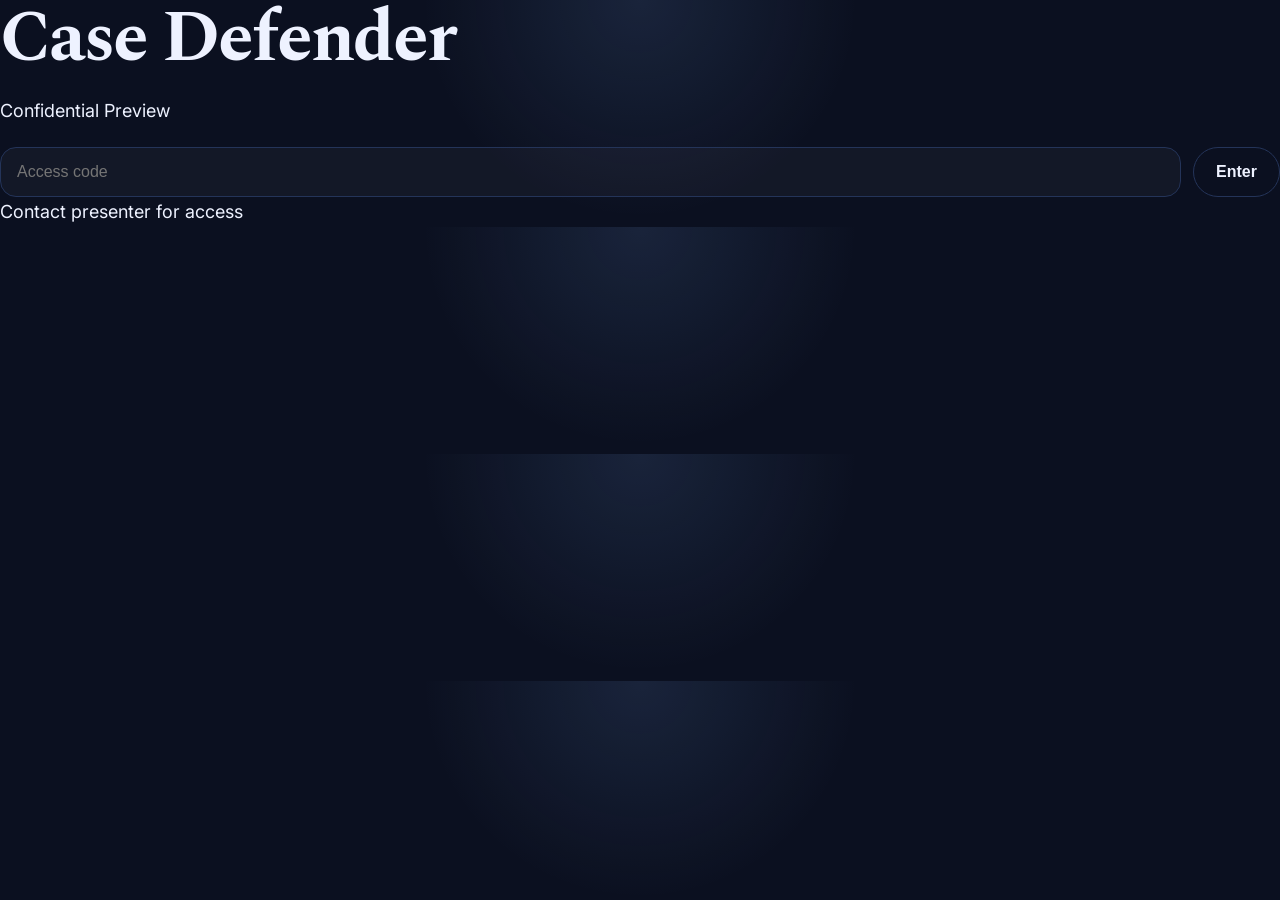
<file: index.html>
<!DOCTYPE html>
<html lang="en">
<head>
  <meta charset="UTF-8">
  <meta name="viewport" content="width=device-width, initial-scale=1.0">
  <title>Case Defender</title>
  <meta name="description" content="Case Defender analyzes citations the way opposing counsel will — finding the ones that are real, sound right, and still undermine your case.">
  <link rel="preconnect" href="https://fonts.googleapis.com">
<link rel="preconnect" href="https://fonts.gstatic.com" crossorigin>
<link href="https://fonts.googleapis.com/css2?family=Inter:wght@400;500;600;700;800&family=JetBrains+Mono:wght@400;600&family=Spectral:wght@500;600;700&display=swap" rel="stylesheet">
<link rel="stylesheet" href="./assets/styles.css">
</head>
<body>

<div id="password-gate">
  <h1>Case Defender</h1>
  <div class="subtitle">Confidential Preview</div>
  <div class="gate-form">
    <input type="password" id="gate-input" placeholder="Access code" autocomplete="off">
    <button onclick="checkGate()">Enter</button>
  </div>
  <div class="gate-hint">Contact presenter for access</div>
</div>

<div id="main-content">
  <div class="site-shell">
    <div class="container">
      <nav class="nav">
        <a class="brand" href="./">
          <span class="brand-mark">Case Defender</span>
          <span class="brand-sub">Preemptive adversarial review for litigation</span>
        </a>
        <div class="nav-links">
          <a href="#problem">Why now</a>
          <a href="#model">How it works</a>
          <a href="#platform">Platform</a>
          <a href="./platform/index.html">Warm preview</a>
        </div>
      </nav>

      <section class="hero">
        <div class="hero-grid">
          <div class="hero-copy">
            <div class="eyebrow">Public preview</div>
            <h1>Stop filing briefs that hand your opponent the winning argument.</h1>
            <p>Case Defender analyzes your citations the way opposing counsel will — finding the ones that are real, sound right, and still undermine your case.</p>
            <div class="cta-row">
              <a class="button primary" href="mailto:burt@monkey-business.com?subject=Case%20Defender%20Inquiry&body=Source%3A%20Landing%20Hero%20%28Request%20Access%29%0A%0A">Request Access</a>
              <a class="button" href="./citation/index.html">See Example Review</a>
            </div>
            <p class="small" style="margin-top:18px;">Citation Defender is the first product in the Case Defender platform.</p>
          </div>
          <aside class="hero-card">
            <div class="kicker">Example review</div>
            <div class="signal-list">
              <div class="signal"><span class="dot green"></span><div><strong>Exists</strong><span>The citation is real and quotable.</span></div></div>
              <div class="signal"><span class="dot yellow"></span><div><strong>Misapplied</strong><span>The holding is narrower than the brief implies.</span></div></div>
              <div class="signal"><span class="dot red"></span><div><strong>Opponent leverage</strong><span>Opposing counsel reframes the case and attacks your core claim.</span></div></div>
            </div>
          </aside>
        </div>
      </section>

      <section class="section" id="problem">
        <div class="section-header">
          <div class="eyebrow">The problem</div>
          <h2>The risk is not fake citations. It is real ones used against you.</h2>
          <p>Most tools check whether a case exists. Some check whether it has been overruled. Neither answers the question that actually matters: does this citation strengthen your argument, or give your opponent leverage?</p>
        </div>
      </section>

      <section class="section" id="model">
        <div class="section-header">
          <div class="eyebrow">Three levels of review</div>
          <h2>Only one actually protects you.</h2>
        </div>
        <div class="three-col">
          <div class="panel">
            <div class="level-name"><span class="dot green"></span><h3>Level 1 — Existence</h3></div>
            <p class="level-copy">Does the case exist?</p>
          </div>
          <div class="panel">
            <div class="level-name"><span class="dot yellow"></span><h3>Level 2 — Argument Fit</h3></div>
            <p class="level-copy">Does the holding actually support what your brief claims it says?</p>
          </div>
          <div class="panel">
            <div class="level-name"><span class="dot red"></span><h3>Level 3 — Adversarial Risk</h3></div>
            <p class="level-copy">How will opposing counsel use this against you?</p>
          </div>
        </div>
        <p style="margin-top:20px; font-size:20px;">Most tools stop at Level 1. Case Defender is built for Level 3.</p>
      </section>

      <section class="section">
        <div class="section-header">
          <div class="eyebrow">Example</div>
          <h2>A citation that looks correct — and loses the argument.</h2>
        </div>
        <div class="example-grid">
          <div class="panel">
            <div class="kicker">What the system sees</div>
            <ul class="list">
              <li><strong>Accurate quote.</strong> The cited language is real.</li>
              <li><strong>Narrow holding.</strong> The case resolves a smaller issue than the draft suggests.</li>
              <li><strong>Adversarial path.</strong> Opposing counsel reframes the citation and attacks the claim structure built on it.</li>
            </ul>
          </div>
          <div class="risk-card">
            <div class="kicker">Why it matters</div>
            <div class="impact-box"><strong>If challenged, this argument fails — exposing approximately $850K in damages risk.</strong></div>
            <p style="margin-top:16px;">That is the difference between checking a citation and pressure-testing a filing.</p>
            <a class="button" href="./citation/index.html">Open Citation Defender demo</a>
          </div>
        </div>
      </section>

      <section class="section">
        <div class="section-header">
          <div class="eyebrow">Why this matters now</div>
          <h2>AI did not create this problem. It scaled it.</h2>
          <p>Lawyers have always stretched citations. AI just does it faster — and more convincingly.</p>
        </div>
        <div class="two-col">
          <div class="stat">
            <div class="stat-value">550+</div>
            <div class="stat-label">AI-related citation failures tracked</div>
          </div>
          <div class="stat">
            <div class="stat-value">$145K</div>
            <div class="stat-label">Sanctions in Q1 2026 alone</div>
          </div>
        </div>
        <p style="margin-top:22px; max-width:760px;">But sanctions are only the visible failures. The more dangerous errors are harder to detect: citations that are technically correct and strategically dangerous.</p>
        <p class="small">Based on publicly tracked AI-related citation incidents, including the Charlotin database and related reporting.</p>
        <div class="cta-row" style="margin-top:24px;">
          <a class="button primary" href="./why/index.html">See the Real Cases: Mata, Couvrette, Crabill &rarr;</a>
        </div>
      </section>

      <section class="section" id="measured">
        <div class="section-header">
          <div class="eyebrow">Measured</div>
          <h2>Tested against 505 real-world cases.</h2>
          <p>We validated the system against three independent datasets: 292 chimera attempts from the Charlotin hallucination database (AI-generated citation failures in actual court filings), 200 real citations with certified holdings, and 13 first-year law school canon cases — Palsgraf, Hadley, Marbury, Iqbal, and others — with holdings authored by hand from casebook consensus, tested with attorney-style brief paraphrases.</p>
        </div>
        <div class="three-col" style="margin-top:22px;">
          <div class="stat">
            <div class="stat-value">97.7%</div>
            <div class="stat-label">of legitimate citations correctly pass</div>
          </div>
          <div class="stat">
            <div class="stat-value">95.5%</div>
            <div class="stat-label">of chimera attempts correctly caught</div>
          </div>
          <div class="stat">
            <div class="stat-value">100%</div>
            <div class="stat-label">on 1L canon holdings (human-authored baseline)</div>
          </div>
        </div>
        <p style="margin-top:22px; max-width:780px;"><strong>96.4% overall accuracy</strong> across both sides of the confusion matrix. The verdict path uses embedding similarity against 7.7M real opinions — zero LLM calls in the critical path, zero PACER spend, and every match is grounded in real opinion text an attorney can open and read.</p>
        <p style="margin-top:14px; max-width:780px; font-size:15px;">The 1L-canon results matter because they independently validate the system against holdings no one at our company extracted. Palsgraf has been taught the same way for a century; when an attorney cites it, the proposition is already settled. The system recognized every one of those propositions from paraphrased attorney input.</p>
        <p class="small">Methodology and datasets available on request. Thresholds calibrated to balance false positives (over-flagging legitimate work) against false negatives (missing chimeras).</p>
      </section>

      <section class="section">
        <div class="section-header">
          <div class="eyebrow">Built for litigators</div>
              <h2>Not a checklist. A pre-filing adversarial review system.</h2>
          <p>Case Defender does not just verify citations. It models how your argument breaks — before opposing counsel shows you.</p>
        </div>
      </section>

      <section class="section" id="platform">
        <div class="section-header">
          <div class="eyebrow">Four stages, one workflow</div>
          <h2>More than citation review.</h2>
          <p>Citation Defender is the entry point. The same engine powers every subsequent stage — validation flows into argument construction, argument flows into adversarial stress-testing.</p>
        </div>
        <div class="three-col" style="margin-top:18px;">
          <div class="panel">
            <div class="level-name"><span class="dot green"></span><h3>1 — Paste a citation</h3></div>
            <p class="level-copy">Instant validation: does the cited case exist, is it good law, and does the attorney's claimed holding match what the case is actually cited for?</p>
          </div>
          <div class="panel">
            <div class="level-name"><span class="dot yellow"></span><h3>2 — Scan a brief</h3></div>
            <p class="level-copy">Every citation in a filing, flagged for fabrication, chimera, contamination, or adversarial exposure — with grounded excerpts from the real opinion text.</p>
          </div>
          <div class="panel">
            <div class="level-name"><span class="dot red"></span><h3>3 — Argument graph</h3></div>
            <p class="level-copy">Case preparation: how each citation supports or weakens your propositions, where the opponent will attack, which links are load-bearing.</p>
          </div>
        </div>
        <div class="example-grid" style="margin-top:18px;">
          <div class="panel">
            <div class="level-name"><span class="dot red"></span><h3>4 — Trial simulation</h3></div>
            <p class="level-copy">Adversarial stress-test: a simulated opposing counsel runs your argument graph in a courtroom model — witnesses, cross-examination, juror reasoning — so the holes appear before trial, not during it.</p>
          </div>
          <div class="risk-card">
            <div class="kicker">The connected advantage</div>
            <p style="margin:0;">Each stage uses the Truth Engine output of the previous one. Citations that survive validation are the nodes of the argument graph. The argument graph is the script the simulation runs. There is no manual hand-off, and no inconsistency between what was validated and what gets tested.</p>
          </div>
        </div>
        <div class="cta-row" style="margin-top:26px;">
          <a class="button primary" href="./platform/index.html">Request access to the full platform</a>
          <a class="button" href="./motion/index.html">See Motion Defender</a>
        </div>
      </section>

      <section class="section">
        <div class="section-header">
          <div class="eyebrow">Final close</div>
          <h2>Know how your case breaks — before it is filed.</h2>
        </div>
        <div class="cta-row">
          <a class="button primary" href="mailto:burt@monkey-business.com?subject=Case%20Defender%20Inquiry&body=Source%3A%20Landing%20Footer%20%28Request%20Access%29%0A%0A">Request Access</a>
          <a class="button" href="mailto:burt@monkey-business.com?subject=Case%20Defender%20Inquiry&body=Source%3A%20Landing%20Footer%20%28Book%20Private%20Demo%29%0A%0A">Book Private Demo</a>
        </div>
      </section>

      <footer class="footer">
        <div class="footer-inner">
          <div>Case Defender</div>
          <div>Cold entry: public homepage · Warm entry: controlled platform preview</div>
        </div>
      </footer>
    </div>
  </div>
</div>

<script>
const GATE_CODE = 'defender';

function checkGate() {
  const input = document.getElementById('gate-input');
  if (input.value.toLowerCase().trim() === GATE_CODE) {
    localStorage.setItem('cd_access', '1');
    document.getElementById('password-gate').style.display = 'none';
    document.getElementById('main-content').style.display = 'block';
  } else {
    input.value = '';
    input.placeholder = 'Try again';
  }
}

document.getElementById('gate-input').addEventListener('keydown', e => {
  if (e.key === 'Enter') checkGate();
});

if (localStorage.getItem('cd_access') === '1') {
  document.getElementById('password-gate').style.display = 'none';
  document.getElementById('main-content').style.display = 'block';
} else {
  document.getElementById('main-content').style.display = 'none';
}
</script>
</body>
</html>
</file>
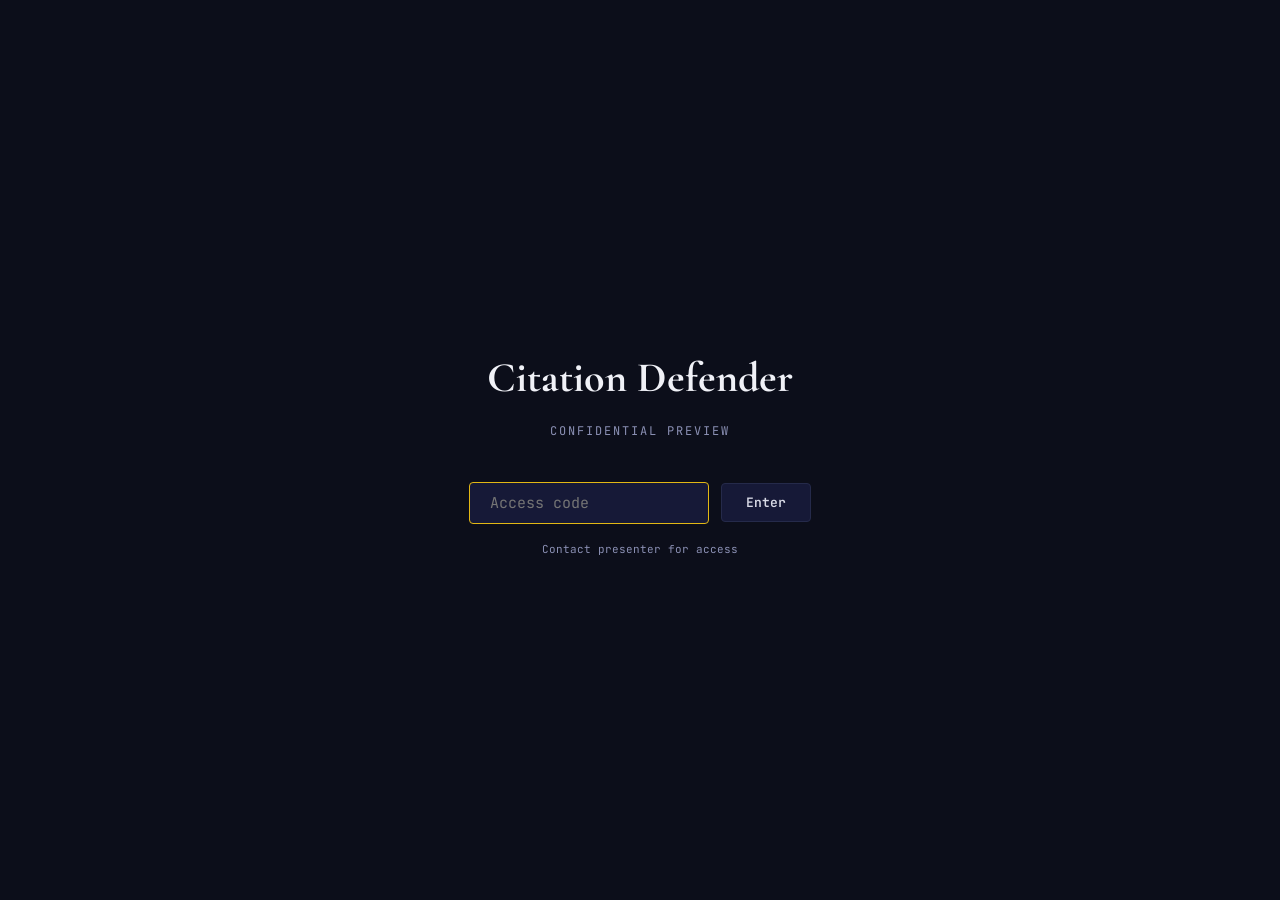
<file: citation/index.html>
<!DOCTYPE html>
<html lang="en">
<head>
<meta charset="UTF-8">
<meta name="viewport" content="width=device-width, initial-scale=1.0">
<title>Citation Defender</title>
<link rel="preconnect" href="https://fonts.googleapis.com">
<link rel="preconnect" href="https://fonts.gstatic.com" crossorigin>
<link href="https://fonts.googleapis.com/css2?family=Cormorant+Garamond:ital,wght@0,400;0,600;0,700;1,400&family=JetBrains+Mono:wght@300;400;500;600&display=swap" rel="stylesheet">
<style>
  :root {
    --bg: #0c0e1a;
    --bg-raised: #12152a;
    --bg-card: #161937;
    --bg-card-hover: #1c2045;
    --border: #252a4a;
    --border-subtle: #1e2240;
    --text: #d8dae6;
    --text-dim: #8b90b4;
    --text-bright: #f0f1f7;
    --serif: 'Cormorant Garamond', 'Georgia', serif;
    --mono: 'JetBrains Mono', 'Menlo', monospace;
    --gold: #e2b714;
    --blue: #60a5fa;
    --green: #4ade80;
    --red: #e94560;
    --amber: #f59e0b;
    --yellow: #fbbf24;
    --red-glow: rgba(233, 69, 96, 0.12);
    --green-glow: rgba(74, 222, 128, 0.10);
    --yellow-glow: rgba(251, 191, 36, 0.10);
  }

  * { margin: 0; padding: 0; box-sizing: border-box; }
  html { scroll-behavior: smooth; }

  body {
    font-family: var(--serif);
    font-size: 16px;
    font-weight: 400;
    background: var(--bg);
    color: var(--text);
    line-height: 1.7;
    min-height: 100vh;
    overflow: hidden;
  }

  body::before {
    content: '';
    position: fixed;
    inset: 0;
    background:
      linear-gradient(rgba(37, 42, 74, 0.12) 1px, transparent 1px),
      linear-gradient(90deg, rgba(37, 42, 74, 0.12) 1px, transparent 1px);
    background-size: 48px 48px;
    pointer-events: none;
    z-index: 0;
  }

  /* ── PROGRESS BAR ─────────────────────── */
  #progress-bar {
    position: fixed;
    top: 0;
    left: 0;
    width: 100%;
    height: 3px;
    background: var(--border-subtle);
    z-index: 100;
  }
  #progress-bar .fill {
    height: 100%;
    background: var(--gold);
    transition: width 0.4s ease;
    width: 0%;
  }

  /* ── NAVIGATION ───────────────────────── */
  #presenter-nav {
    position: fixed;
    bottom: 32px;
    right: 32px;
    display: flex;
    align-items: center;
    gap: 16px;
    z-index: 100;
    font-family: var(--mono);
    font-size: 12px;
  }
  #presenter-nav button {
    background: var(--bg-card);
    border: 1px solid var(--border);
    color: var(--text);
    padding: 8px 20px;
    border-radius: 4px;
    cursor: pointer;
    font-family: var(--mono);
    font-size: 12px;
    transition: all 0.2s;
  }
  #presenter-nav button:hover {
    background: var(--bg-card-hover);
    border-color: var(--gold);
    color: var(--text-bright);
  }
  #step-indicator {
    color: var(--text-dim);
    min-width: 48px;
    text-align: center;
  }

  /* ── ACTS ──────────────────────────────── */
  .act {
    position: fixed;
    inset: 0;
    display: flex;
    flex-direction: column;
    align-items: center;
    justify-content: flex-start;
    padding: 48px 32px 80px;
    z-index: 1;
    opacity: 0;
    pointer-events: none;
    transition: opacity 0.5s ease;
    overflow-y: auto;
  }
  /* Vertical centering spacer — pushes content down when it fits, collapses when it doesn't */
  .act::before {
    content: '';
    flex: 1 1 0;
    min-height: 16px;
  }
  .act::after {
    content: '';
    flex: 1 1 0;
    min-height: 16px;
  }
  .act.active {
    opacity: 1;
    pointer-events: auto;
  }
  .act-label {
    font-family: var(--mono);
    font-size: 12px;
    font-weight: 500;
    letter-spacing: 3px;
    text-transform: uppercase;
    color: var(--text-dim);
    margin-bottom: 8px;
  }
  .act h1 {
    font-family: var(--serif);
    font-size: clamp(32px, 5vw, 56px);
    font-weight: 700;
    color: var(--text-bright);
    line-height: 1.1;
    margin-bottom: 32px;
    text-align: center;
  }

  /* ── STEP VISIBILITY ──────────────────── */
  .step {
    opacity: 0;
    transform: translateY(16px);
    transition: opacity 0.5s ease, transform 0.5s ease;
    max-width: 900px;
    width: 100%;
  }
  .step.visible {
    opacity: 1;
    transform: translateY(0);
  }

  /* ── CASE CARD (Act 1) ────────────────── */
  .case-card {
    background: var(--bg-card);
    border: 1px solid var(--border);
    border-radius: 6px;
    padding: 40px 48px;
    text-align: center;
    margin-bottom: 32px;
  }
  .case-card .vs {
    font-family: var(--serif);
    font-size: 14px;
    color: var(--text-dim);
    text-transform: uppercase;
    letter-spacing: 2px;
    margin-bottom: 8px;
  }
  .case-card .case-name {
    font-family: var(--serif);
    font-size: clamp(24px, 3vw, 36px);
    font-weight: 600;
    font-style: italic;
    color: var(--text-bright);
    line-height: 1.3;
    margin-bottom: 16px;
  }
  .case-card .amount {
    font-family: var(--mono);
    font-size: 28px;
    font-weight: 600;
    color: var(--gold);
    margin-bottom: 12px;
  }
  .case-card .description {
    color: var(--text);
    font-size: 16px;
    max-width: 640px;
    margin: 0 auto;
  }

  /* ── LLM PARAGRAPH (Act 1) ────────────── */
  .llm-output {
    background: var(--bg-raised);
    border: 1px solid var(--border);
    border-left: 3px solid var(--text-dim);
    border-radius: 4px;
    padding: 28px 32px;
    margin-bottom: 16px;
    font-size: 16px;
    line-height: 1.8;
  }
  .llm-output .label {
    font-family: var(--mono);
    font-size: 10px;
    letter-spacing: 2px;
    text-transform: uppercase;
    color: var(--text-dim);
    margin-bottom: 12px;
  }
  .cite-ref {
    color: var(--blue);
    border-bottom: 1px dotted var(--blue);
    cursor: default;
  }
  .cite-ref.hallucinated { color: var(--red); border-color: var(--red); }
  .cite-ref.caution { color: var(--yellow); border-color: var(--yellow); }
  .footnotes {
    font-family: var(--mono);
    font-size: 12px;
    color: var(--text);
    margin-top: 16px;
    line-height: 1.9;
  }

  /* ── BASELINE CARDS (Act 2) ───────────── */
  .baseline-row {
    display: flex;
    gap: 16px;
    margin-bottom: 24px;
    justify-content: center;
    flex-wrap: wrap;
  }
  .baseline-card {
    background: var(--bg-card);
    border: 1px solid var(--border);
    border-radius: 6px;
    padding: 20px 24px;
    flex: 1;
    min-width: 220px;
    max-width: 280px;
    text-align: center;
  }
  .baseline-card .cite-name {
    font-family: var(--serif);
    font-size: 14px;
    font-style: italic;
    color: var(--text);
    margin-bottom: 12px;
    min-height: 40px;
  }
  .badge {
    display: inline-block;
    font-family: var(--mono);
    font-size: 12px;
    font-weight: 700;
    letter-spacing: 1px;
    padding: 5px 14px;
    border-radius: 3px;
  }
  .badge.red { background: var(--red-glow); color: var(--red); border: 1px solid var(--red); }
  .badge.green { background: var(--green-glow); color: var(--green); border: 1px solid var(--green); }
  .badge.yellow { background: var(--yellow-glow); color: var(--yellow); border: 1px solid var(--yellow); }

  .callout {
    background: var(--bg-card);
    border: 1px solid var(--border);
    border-left: 3px solid var(--amber);
    border-radius: 4px;
    padding: 20px 28px;
    font-size: 17px;
    color: var(--text-bright);
    text-align: center;
  }

  /* ── CITATION PANELS (Act 3) ──────────── */
  .citation-panel {
    background: var(--bg-card);
    border: 1px solid var(--border);
    border-radius: 6px;
    padding: 28px 32px;
    margin-bottom: 20px;
    position: relative;
    overflow: hidden;
  }
  .citation-panel::before {
    content: '';
    position: absolute;
    left: 0;
    top: 0;
    bottom: 0;
    width: 4px;
  }
  .citation-panel.panel-red::before { background: var(--red); }
  .citation-panel.panel-red { background: var(--red-glow); }
  .citation-panel.panel-green::before { background: var(--green); }
  .citation-panel.panel-yellow::before { background: var(--yellow); }
  .citation-panel.panel-yellow { background: var(--yellow-glow); }

  .citation-panel .cite-header {
    font-family: var(--mono);
    font-size: 14px;
    font-weight: 500;
    color: var(--text-bright);
    margin-bottom: 20px;
    padding-left: 12px;
  }

  .check-row {
    display: flex;
    align-items: flex-start;
    gap: 12px;
    padding: 8px 0 8px 12px;
    opacity: 0;
    transform: translateX(-8px);
    transition: opacity 0.4s ease, transform 0.4s ease;
  }
  .check-row.revealed { opacity: 1; transform: translateX(0); }
  .check-row.dimmed { opacity: 0.35; }

  .check-icon {
    flex-shrink: 0;
    width: 22px;
    height: 22px;
    border-radius: 50%;
    display: flex;
    align-items: center;
    justify-content: center;
    font-size: 12px;
    font-weight: 700;
    margin-top: 2px;
  }
  .check-icon.pass { background: rgba(74, 222, 128, 0.2); color: var(--green); }
  .check-icon.fail { background: rgba(233, 69, 96, 0.2); color: var(--red); }
  .check-icon.warn { background: rgba(251, 191, 36, 0.2); color: var(--yellow); }
  .check-icon.na { background: rgba(107, 112, 148, 0.15); color: var(--text-dim); }

  .check-label {
    font-family: var(--mono);
    font-size: 12px;
    font-weight: 500;
    letter-spacing: 1px;
    text-transform: uppercase;
    color: var(--text);
    min-width: 140px;
    margin-top: 3px;
  }
  .check-detail {
    font-size: 16px;
    color: var(--text-bright);
    flex: 1;
  }
  .check-detail.fail-text { color: var(--red); font-weight: 600; }
  .check-detail.warn-text { color: var(--yellow); font-weight: 600; }

  .panel-status {
    margin-top: 16px;
    padding: 12px 12px 0;
    border-top: 1px solid var(--border-subtle);
    font-family: var(--mono);
    font-size: 14px;
    font-weight: 700;
    letter-spacing: 1px;
    opacity: 0;
    transition: opacity 0.4s ease 0.2s;
  }
  .panel-status.revealed { opacity: 1; }
  .panel-status.status-red { color: var(--red); }
  .panel-status.status-green { color: var(--green); }
  .panel-status.status-yellow { color: var(--yellow); }

  .reid-quote {
    margin-top: 16px;
    padding: 16px 20px;
    background: rgba(251, 191, 36, 0.06);
    border: 1px solid rgba(251, 191, 36, 0.2);
    border-radius: 4px;
    font-style: italic;
    font-size: 15px;
    color: var(--text);
    line-height: 1.7;
    opacity: 0;
    transition: opacity 0.5s ease;
  }
  .reid-quote.revealed { opacity: 1; }
  .reid-quote em { color: var(--yellow); font-style: italic; font-weight: 600; }

  .impact-btn {
    display: inline-block;
    margin-top: 16px;
    font-family: var(--mono);
    font-size: 12px;
    color: var(--yellow);
    border: 1px solid var(--yellow);
    background: transparent;
    padding: 8px 20px;
    border-radius: 4px;
    cursor: pointer;
    opacity: 0;
    transition: opacity 0.4s ease, background 0.2s;
  }
  .impact-btn.revealed { opacity: 1; }
  .impact-btn:hover { background: rgba(251, 191, 36, 0.1); }

  /* ── CASE IMPACT DIAGRAM (Act 4) ──────── */
  .diagram-container {
    display: flex;
    flex-direction: column;
    align-items: center;
    gap: 0;
    margin-bottom: 32px;
  }
  .claim-level {
    display: flex;
    justify-content: center;
    gap: 32px;
    position: relative;
  }
  .claim-node {
    background: var(--bg-card);
    border: 2px solid var(--border);
    border-radius: 8px;
    padding: 12px 20px;
    text-align: center;
    min-width: 180px;
    max-width: 240px;
    font-size: 14px;
    color: var(--text);
    position: relative;
    opacity: 0;
    transform: translateY(8px);
    transition: all 0.5s ease;
  }
  .claim-node.visible {
    opacity: 1;
    transform: translateY(0);
  }
  .claim-node .claim-label {
    font-family: var(--serif);
    font-size: 15px;
    font-weight: 600;
    color: var(--text-bright);
    margin-bottom: 4px;
  }
  .claim-node .claim-tag {
    font-family: var(--mono);
    font-size: 11px;
    font-weight: 600;
    letter-spacing: 1px;
    text-transform: uppercase;
  }
  .claim-tag.established { color: var(--green); }
  .claim-tag.your-position { color: var(--blue); }
  .claim-tag.opposing { color: var(--amber); }
  .claim-tag.verdict { color: var(--gold); }

  /* Connector lines */
  .connector {
    width: 2px;
    height: 24px;
    background: var(--border);
    margin: 0 auto;
    opacity: 0;
    transition: opacity 0.3s ease;
  }
  .connector.visible { opacity: 1; }
  .connector-fork {
    display: flex;
    justify-content: center;
    align-items: flex-start;
    gap: 0;
    position: relative;
    height: 24px;
    opacity: 0;
    transition: opacity 0.3s ease;
  }
  .connector-fork.visible { opacity: 1; }
  .connector-fork::before {
    content: '';
    position: absolute;
    top: 0;
    height: 12px;
    width: 2px;
    background: var(--border);
    left: 50%;
  }
  .connector-fork::after {
    content: '';
    position: absolute;
    top: 12px;
    height: 2px;
    left: calc(50% - 120px);
    width: 240px;
    background: var(--border);
  }
  .fork-drops {
    display: flex;
    justify-content: center;
    gap: 240px;
    position: relative;
  }
  .fork-drop {
    width: 2px;
    height: 12px;
    background: var(--border);
  }

  /* Cascade states */
  .claim-node.hit-warning {
    border-color: var(--yellow);
    box-shadow: 0 0 20px rgba(251, 191, 36, 0.2);
  }
  .claim-node.hit-warning .claim-label { color: var(--yellow); }
  .claim-node.contested {
    border-color: var(--amber);
    opacity: 0.5;
  }
  .claim-node.at-risk {
    border-color: var(--red);
    box-shadow: 0 0 20px rgba(233, 69, 96, 0.15);
  }
  .claim-node.at-risk .claim-label { color: var(--red); }
  .cascade-badge {
    position: absolute;
    top: -12px;
    right: -8px;
    font-family: var(--mono);
    font-size: 10px;
    font-weight: 700;
    letter-spacing: 1px;
    padding: 4px 10px;
    border-radius: 3px;
    opacity: 0;
    transition: opacity 0.4s ease;
    white-space: nowrap;
  }
  .cascade-badge.visible { opacity: 1; }
  .cascade-badge.warning-badge { background: var(--yellow); color: #1a1a2e; }
  .cascade-badge.risk-badge { background: var(--red); color: #fff; }

  /* ── SEVERITY ASSESSMENT (Act 4) ──────── */
  .severity-panel {
    background: var(--bg-card);
    border: 1px solid var(--border);
    border-left: 3px solid var(--red);
    border-radius: 6px;
    padding: 32px 36px;
    max-width: 680px;
    width: 100%;
  }
  .severity-panel h3 {
    font-family: var(--serif);
    font-size: 20px;
    font-weight: 700;
    color: var(--red);
    margin-bottom: 20px;
    display: flex;
    align-items: center;
    gap: 8px;
  }
  .severity-line {
    opacity: 0;
    transform: translateY(4px);
    transition: opacity 0.3s ease, transform 0.3s ease;
    margin-bottom: 8px;
    font-size: 17px;
    line-height: 1.7;
    color: var(--text-bright);
  }
  .severity-line.visible { opacity: 1; transform: translateY(0); }
  .severity-line.risk-item {
    padding-left: 20px;
    color: var(--text);
  }
  .severity-line.risk-item::before {
    content: '\2192';
    margin-right: 8px;
    color: var(--red);
  }
  .severity-summary {
    margin-top: 20px;
    padding-top: 16px;
    border-top: 1px solid var(--border-subtle);
    display: flex;
    gap: 32px;
  }
  .severity-stat {
    text-align: center;
  }
  .severity-stat .num {
    font-family: var(--mono);
    font-size: 28px;
    font-weight: 600;
    color: var(--red);
  }
  .severity-stat .label {
    font-family: var(--mono);
    font-size: 10px;
    letter-spacing: 1px;
    text-transform: uppercase;
    color: var(--text-dim);
  }
  .recommendation {
    margin-top: 20px;
    padding: 16px 20px;
    background: rgba(233, 69, 96, 0.06);
    border: 1px solid rgba(233, 69, 96, 0.2);
    border-radius: 4px;
    font-size: 15px;
    line-height: 1.7;
  }
  .recommendation strong {
    font-family: var(--mono);
    font-size: 11px;
    letter-spacing: 1px;
    text-transform: uppercase;
    color: var(--amber);
  }

  /* ── COMPARISON TABLE (Act 5) ─────────── */
  .comparison-table {
    width: 100%;
    border-collapse: collapse;
    margin-bottom: 32px;
  }
  .comparison-table th,
  .comparison-table td {
    padding: 14px 20px;
    text-align: center;
    border-bottom: 1px solid var(--border-subtle);
    font-size: 15px;
  }
  .comparison-table th {
    font-family: var(--mono);
    font-size: 12px;
    font-weight: 600;
    letter-spacing: 1px;
    text-transform: uppercase;
    color: var(--text-dim);
    background: var(--bg-raised);
  }
  .comparison-table th:last-child {
    color: var(--gold);
  }
  .comparison-table td:first-child {
    text-align: left;
    font-family: var(--serif);
    font-size: 15px;
    color: var(--text-bright);
    min-width: 220px;
  }
  .comparison-table .yes { color: var(--green); font-weight: 700; font-size: 18px; }
  .comparison-table .no { color: var(--text-dim); font-size: 18px; }
  .comparison-table .yes-highlight {
    color: var(--green);
    font-size: 18px;
    font-weight: 700;
    text-shadow: 0 0 12px rgba(74, 222, 128, 0.3);
  }

  .closing {
    text-align: center;
    padding: 40px 0;
  }
  .closing blockquote {
    font-family: var(--serif);
    font-size: clamp(22px, 3vw, 32px);
    font-weight: 600;
    font-style: italic;
    color: var(--text-bright);
    line-height: 1.5;
    max-width: 720px;
    margin: 0 auto 24px;
  }
  .closing .patent-note {
    font-family: var(--mono);
    font-size: 11px;
    letter-spacing: 2px;
    text-transform: uppercase;
    color: var(--text-dim);
  }

  /* ── ANIMATIONS ───────────────────────── */
  @keyframes pulse-yellow {
    0%, 100% { box-shadow: 0 0 20px rgba(251, 191, 36, 0.2); }
    50% { box-shadow: 0 0 36px rgba(251, 191, 36, 0.4); }
  }
  .pulse-warning { animation: pulse-yellow 1.5s ease infinite; }

  @keyframes pulse-red {
    0%, 100% { box-shadow: 0 0 16px rgba(233, 69, 96, 0.15); }
    50% { box-shadow: 0 0 28px rgba(233, 69, 96, 0.3); }
  }
  .pulse-risk { animation: pulse-red 1.5s ease infinite; }
  /* ── PASSWORD GATE ─────────────────────── */
  #password-gate {
    position: fixed;
    inset: 0;
    background: var(--bg);
    display: flex;
    flex-direction: column;
    align-items: center;
    justify-content: center;
    z-index: 500;
    padding: 32px;
  }
  #password-gate.hidden { display: none; }
  #password-gate h1 {
    font-family: var(--serif);
    font-size: 42px;
    font-weight: 700;
    color: var(--text-bright);
    margin-bottom: 8px;
  }
  #password-gate .subtitle {
    font-family: var(--mono);
    font-size: 12px;
    letter-spacing: 2px;
    text-transform: uppercase;
    color: var(--text-dim);
    margin-bottom: 40px;
  }
  #password-gate .gate-form {
    display: flex;
    gap: 12px;
    align-items: center;
  }
  #password-gate input {
    font-family: var(--mono);
    font-size: 15px;
    padding: 10px 20px;
    background: var(--bg-card);
    border: 1px solid var(--border);
    border-radius: 4px;
    color: var(--text-bright);
    outline: none;
    width: 240px;
    transition: border-color 0.2s;
  }
  #password-gate input:focus {
    border-color: var(--gold);
  }
  #password-gate input.shake {
    animation: shake 0.4s ease;
    border-color: var(--red);
  }
  #password-gate button {
    font-family: var(--mono);
    font-size: 13px;
    font-weight: 600;
    padding: 10px 24px;
    background: var(--bg-card);
    border: 1px solid var(--border);
    border-radius: 4px;
    color: var(--text);
    cursor: pointer;
    transition: all 0.2s;
  }
  #password-gate button:hover {
    border-color: var(--gold);
    color: var(--text-bright);
  }
  #password-gate .gate-hint {
    font-family: var(--mono);
    font-size: 11px;
    color: var(--text-dim);
    margin-top: 16px;
  }
  @keyframes shake {
    0%, 100% { transform: translateX(0); }
    25% { transform: translateX(-8px); }
    50% { transform: translateX(8px); }
    75% { transform: translateX(-4px); }
  }

  /* ── NOSCRIPT / FALLBACK ───────────────── */
  noscript .fallback-msg {
    display: flex;
    flex-direction: column;
    align-items: center;
    justify-content: center;
    min-height: 100vh;
    padding: 48px 32px;
    text-align: center;
    position: relative;
    z-index: 200;
  }
  noscript .fallback-msg h1 {
    font-family: 'Cormorant Garamond', 'Georgia', serif;
    font-size: 36px;
    font-weight: 700;
    color: #f0f1f7;
    margin-bottom: 24px;
  }
  noscript .fallback-msg p {
    font-size: 18px;
    color: #d8dae6;
    max-width: 520px;
    margin-bottom: 16px;
    line-height: 1.7;
  }
  noscript .fallback-msg .hint {
    font-family: 'JetBrains Mono', 'Menlo', monospace;
    font-size: 13px;
    color: #8b90b4;
    margin-top: 12px;
  }
</style>
</head>
<body>

<!-- Fallback for email clients, TextEdit, or JS-disabled browsers -->
<noscript>
  <div class="fallback-msg">
    <h1>Citation Defender</h1>
    <p>This interactive presentation requires a web browser to view.</p>
    <p><strong>On Mac or PC:</strong> Save this file, then open it with Safari, Chrome, or Firefox.</p>
    <p><strong>On iPhone or Android:</strong> Tap the file, then choose "Open in Browser" from the share menu.</p>
    <div class="hint">Adversarial citation review for legal writing &middot; Patent pending</div>
  </div>
</noscript>

<!-- Password Gate -->
<div id="password-gate">
  <h1>Citation Defender</h1>
  <div class="subtitle">Confidential Preview</div>
  <div class="gate-form">
    <input type="password" id="gate-input" placeholder="Access code" autocomplete="off">
    <button onclick="checkGate()">Enter</button>
  </div>
  <div class="gate-hint">Contact presenter for access</div>
</div>

<!-- Progress Bar -->
<div id="progress-bar"><div class="fill" id="progress-fill"></div></div>

<!-- Navigation -->
<nav id="presenter-nav">
  <button id="prev-btn" onclick="retreat()">&#8592; Back</button>
  <span id="step-indicator"></span>
  <button id="next-btn" onclick="advance()">Next &#8594;</button>
</nav>

<!-- ═══════════════════════════════════════════════════ -->
<!-- ACT 1: THE PROBLEM                                  -->
<!-- ═══════════════════════════════════════════════════ -->
<section class="act" id="act-1">
  <div class="step" data-step="0">
    <div style="text-align:center; margin-bottom: 24px;">
      <h1 style="margin-bottom: 16px;">A citation can be real, accurate,<br>and still damage your argument.</h1>
      <p style="font-size: 19px; color: var(--text); max-width: 640px; margin: 0 auto 24px;">
        Most AI citation tools only ask: <em style="color:var(--green)">does it exist?</em><br>
        Citation Defender asks: <em style="color:var(--yellow)">will opposing counsel use it against you?</em>
      </p>
      <div style="font-family: var(--mono); font-size: 12px; letter-spacing: 1px; color: var(--text-dim); border: 1px solid var(--border); display: inline-block; padding: 6px 16px; border-radius: 3px;">
        ADVERSARIAL CITATION REVIEW FOR LEGAL WRITING
      </div>
    </div>
  </div>

  <div class="step" data-step="1">
    <div style="text-align:center; margin-bottom: 12px;">
      <span class="act-label">Case Study</span>
    </div>
    <div class="case-card">
      <div class="case-name">Acme Bakery, Inc. v. LogistCo Refrigerated, LLC</div>
      <div class="amount">$850,000 at stake</div>
      <div class="description">
        Acme contracted with LogistCo for weekly refrigerated delivery to five event venues.
        A truck failure during a July heatwave caused a 36-hour delay; the shipment spoiled.
        Acme lost three of its five venue contracts. Acme sues for consequential damages.
      </div>
    </div>
  </div>

  <div class="step" data-step="2">
    <div class="llm-output">
      <div class="label">AI-Drafted Brief Paragraph</div>
      <p>
        Acme's consequential damages were clearly within the parties' reasonable contemplation
        at the time of contract. The leading authority,
        <span class="cite-ref caution">Koufos v. Czarnikow Ltd. [1969] 1 AC 350</span>
        (The Heron II), establishes that damages are recoverable where the loss "was not unlikely"
        to result from breach.
        <span class="cite-ref">Victoria Laundry (Windsor) Ltd. v. Newman Industries Ltd. [1949] 2 KB 528</span>
        further held that a carrier with knowledge of the plaintiff's business is chargeable with
        foreseeing business losses. Most directly on point,
        <span class="cite-ref hallucinated">Alpha Foods Distribution v. FreezeCorp Logistics,
        421 F.Supp.3d 812 (S.D.N.Y. 2019)</span>, held that reputational damages flowing from
        a single breach were foreseeable where the defendant knew of the plaintiff's downstream
        client relationships.
      </p>
      <div class="footnotes">
        [1] Alpha Foods Distribution v. FreezeCorp Logistics, 421 F.Supp.3d 812 (S.D.N.Y. 2019)<br>
        [2] Victoria Laundry (Windsor) Ltd. v. Newman Industries Ltd. [1949] 2 KB 528<br>
        [3] Koufos v. Czarnikow Ltd. (The Heron II) [1969] 1 AC 350
      </div>
    </div>
  </div>
</section>

<!-- ═══════════════════════════════════════════════════ -->
<!-- ACT 2: TRADITIONAL TOOLS                            -->
<!-- ═══════════════════════════════════════════════════ -->
<section class="act" id="act-2">
  <div class="step" data-step="3">
    <div style="text-align:center; margin-bottom: 12px;">
      <span class="act-label">What Existing Tools Catch</span>
    </div>
    <div class="baseline-row">
      <div class="baseline-card">
        <div class="cite-name">Alpha Foods v. FreezeCorp</div>
        <span class="badge red">NOT FOUND</span>
      </div>
      <div class="baseline-card">
        <div class="cite-name">Victoria Laundry v. Newman</div>
        <span class="badge green">EXISTS &#10003;</span>
      </div>
      <div class="baseline-card">
        <div class="cite-name">Koufos v. Czarnikow (The Heron II)</div>
        <span class="badge green">EXISTS &#10003;</span>
      </div>
    </div>
  </div>

  <div class="step" data-step="4">
    <div class="callout">
      Existing tools caught 1 of 2 problems.<br>
      The hallucinated citation is blocked. But the citation that <em style="color:var(--yellow)">arms opposing counsel</em>?
      <span style="color:var(--green)">Green light.</span>
    </div>
  </div>
</section>

<!-- ═══════════════════════════════════════════════════ -->
<!-- ACT 3: CITATION DEFENDER                            -->
<!-- ═══════════════════════════════════════════════════ -->
<section class="act" id="act-3">
  <div style="text-align:center; margin-bottom: 20px;">
    <span class="act-label">Citation Defender</span>
    <h1 style="font-size: clamp(28px, 4vw, 42px); margin-bottom: 4px;">Three-Level Validation</h1>
    <p style="font-size: 15px; color: var(--text-dim); font-family: var(--mono); font-size: 12px;">Existence &middot; Argument Fit &middot; Adversarial Risk</p>
  </div>

  <!-- Panel 1: Alpha Foods — RED -->
  <div class="step" data-step="5">
    <div class="citation-panel panel-red" id="panel-alpha">
      <div class="cite-header">Alpha Foods Distribution v. FreezeCorp Logistics, 421 F.Supp.3d 812 (S.D.N.Y. 2019)</div>

      <div class="check-row" data-reveal="0">
        <div class="check-icon fail">&#10007;</div>
        <div class="check-label">Existence</div>
        <div class="check-detail fail-text">No matching case in federal or state databases</div>
      </div>
      <div class="check-row dimmed" data-reveal="1">
        <div class="check-icon na">&mdash;</div>
        <div class="check-label">Argument Fit</div>
        <div class="check-detail" style="color:var(--text-dim)">N/A</div>
      </div>
      <div class="check-row dimmed" data-reveal="2">
        <div class="check-icon na">&mdash;</div>
        <div class="check-label">Adversarial Risk</div>
        <div class="check-detail" style="color:var(--text-dim)">N/A</div>
      </div>

      <div class="panel-status status-red">REJECTED &mdash; citation does not exist</div>
    </div>
  </div>

  <!-- Panel 2: Victoria Laundry — GREEN -->
  <div class="step" data-step="6">
    <div class="citation-panel panel-green" id="panel-victoria">
      <div class="cite-header">Victoria Laundry (Windsor) Ltd. v. Newman Industries Ltd. [1949] 2 KB 528</div>

      <div class="check-row" data-reveal="0">
        <div class="check-icon pass">&#10003;</div>
        <div class="check-label">Existence</div>
        <div class="check-detail">Verified in law reports</div>
      </div>
      <div class="check-row" data-reveal="1">
        <div class="check-icon pass">&#10003;</div>
        <div class="check-label">Argument Fit</div>
        <div class="check-detail">Holding directly supports foreseeability of consequential damages for known-purpose goods</div>
      </div>
      <div class="check-row" data-reveal="2">
        <div class="check-icon pass">&#10003;</div>
        <div class="check-label">Adversarial Risk</div>
        <div class="check-detail">No adverse findings for your case</div>
      </div>

      <div class="panel-status status-green">SAFE TO CITE</div>
    </div>
  </div>

  <!-- Panel 3: Heron II — YELLOW -->
  <div class="step" data-step="7">
    <div class="citation-panel panel-yellow" id="panel-heron">
      <div class="cite-header">Koufos v. Czarnikow Ltd. (The Heron II) [1969] 1 AC 350</div>

      <div class="check-row" data-reveal="0">
        <div class="check-icon pass">&#10003;</div>
        <div class="check-label">Existence</div>
        <div class="check-detail">Verified in law reports</div>
      </div>
      <div class="check-row" data-reveal="1">
        <div class="check-icon pass">&#10003;</div>
        <div class="check-label">Argument Fit</div>
        <div class="check-detail">Lord Reid's opinion supports foreseeability doctrine</div>
      </div>
      <div class="check-row" data-reveal="2">
        <div class="check-icon warn">&#9888;</div>
        <div class="check-label">Adversarial Risk</div>
        <div class="check-detail warn-text">This case also contains language that supports opposing counsel's position on foreseeability</div>
      </div>

      <div class="panel-status status-yellow">CITE WITH CAUTION</div>

      <div class="reid-quote">
        Lord Reid: "It is not enough that the loss was a foreseeable result of the breach;
        it must be of a kind that was <em>NOT UNLIKELY</em> to result&hellip; a much higher degree
        of probability than that required for tort."
      </div>

      <button class="impact-btn" onclick="advance()">View Case Impact &#8594;</button>
    </div>
  </div>
</section>

<!-- ═══════════════════════════════════════════════════ -->
<!-- ACT 4: THE CASCADE                                  -->
<!-- ═══════════════════════════════════════════════════ -->
<section class="act" id="act-4">
  <div style="text-align:center; margin-bottom: 8px;">
    <span class="act-label">Case Impact Analysis</span>
  </div>

  <!-- Step: Diagram appears -->
  <div class="step" data-step="8" style="max-width: 700px;">
    <div class="diagram-container" id="case-diagram">
      <!-- Level 1 -->
      <div class="claim-level">
        <div class="claim-node" id="node-breach">
          <div class="claim-label">Breach of Contract</div>
          <div class="claim-tag established">Established</div>
        </div>
      </div>
      <div class="connector" id="conn-1"></div>
      <!-- Level 2 -->
      <div class="claim-level">
        <div class="claim-node" id="node-causation">
          <div class="claim-label">Damages Caused by Breach</div>
          <div class="claim-tag established">Established</div>
        </div>
      </div>
      <div class="connector-fork" id="conn-fork"></div>
      <div class="fork-drops" id="fork-drops">
        <div class="fork-drop"></div>
        <div class="fork-drop"></div>
      </div>
      <!-- Level 3: Disputed -->
      <div class="claim-level" style="gap: 48px;">
        <div class="claim-node" id="node-foreseeable" style="min-width: 200px;">
          <div class="claim-label">Damages Were Foreseeable</div>
          <div class="claim-tag your-position">Your Position</div>
          <span class="cascade-badge warning-badge" id="badge-contested">CONTESTED</span>
        </div>
        <div class="claim-node" id="node-unforeseeable" style="min-width: 200px;">
          <div class="claim-label">Damages Were NOT Foreseeable</div>
          <div class="claim-tag opposing">Opposing Position</div>
          <span class="cascade-badge warning-badge" id="badge-heron">HERON II</span>
        </div>
      </div>
      <div class="connector" id="conn-2"></div>
      <!-- Level 4: Verdict -->
      <div class="claim-level">
        <div class="claim-node" id="node-verdict">
          <div class="claim-label">Entitled to Consequential Damages</div>
          <div class="claim-tag verdict">$850,000</div>
          <span class="cascade-badge risk-badge" id="badge-risk">AT RISK</span>
        </div>
      </div>
    </div>
  </div>

  <!-- Step: Cascade animates (handled by JS on same diagram) -->
  <div class="step" data-step="9" style="max-width: 700px; display: flex; justify-content: center;">
    <!-- Cascade animation is applied to the diagram above -->
    <div style="text-align:center; color: var(--text-dim); font-family: var(--mono); font-size: 12px; letter-spacing: 1px;">
      ANALYZING CASE IMPACT&hellip;
    </div>
  </div>

  <!-- Step: Severity assessment -->
  <div class="step" data-step="10" style="display: flex; justify-content: center;">
    <div class="severity-panel" id="severity-panel">
      <h3>&#9888; Case Impact Assessment</h3>

      <div class="severity-line" data-sev="0">
        The Heron II contains language that directly supports opposing counsel's position on foreseeability.
      </div>
      <div class="severity-line" data-sev="1" style="margin-top: 16px; color: var(--text-bright); font-weight: 600;">
        If LogistCo cites Lord Reid's heightened probability standard, the following claims are at risk:
      </div>
      <div class="severity-line risk-item" data-sev="2">Consequential damages for lost venue contracts</div>
      <div class="severity-line risk-item" data-sev="3">Alpha Venue contract ($280,000)</div>
      <div class="severity-line risk-item" data-sev="4">Beta Venue contract ($310,000)</div>
      <div class="severity-line risk-item" data-sev="5">Gamma Venue contract ($260,000)</div>

      <div class="severity-summary severity-line" data-sev="6">
        <div class="severity-stat">
          <div class="num">3 of 5</div>
          <div class="label">Claims at Risk</div>
        </div>
        <div class="severity-stat">
          <div class="num">$850K</div>
          <div class="label">Potential Exposure</div>
        </div>
      </div>

      <div class="recommendation severity-line" data-sev="7">
        <strong>Recommendation</strong><br>
        Quote narrowly from the supporting passage. Prepare a rebuttal for Lord Reid's
        "not unlikely" language before filing. Consider leading with Victoria Laundry instead.
      </div>
    </div>
  </div>
</section>

<!-- ═══════════════════════════════════════════════════ -->
<!-- ACT 5: THE DELTA                                    -->
<!-- ═══════════════════════════════════════════════════ -->
<section class="act" id="act-5">
  <div class="step" data-step="11">
    <div style="text-align:center; margin-bottom: 20px;">
      <span class="act-label">The Difference</span>
    </div>
    <table class="comparison-table">
      <thead>
        <tr>
          <th style="text-align:left">Capability</th>
          <th>AI Drafting Tools</th>
          <th>Citation Checkers</th>
          <th>Citation Defender</th>
        </tr>
      </thead>
      <tbody>
        <tr>
          <td>Citation exists?</td>
          <td class="no">&#10007;</td>
          <td class="yes">&#10003;</td>
          <td class="yes">&#10003;</td>
        </tr>
        <tr>
          <td>Quote appears in opinion?</td>
          <td class="no">&#10007;</td>
          <td class="yes">&#10003;</td>
          <td class="yes">&#10003;</td>
        </tr>
        <tr>
          <td>Fits your specific argument?</td>
          <td class="no">&#10007;</td>
          <td class="no">&#10007;</td>
          <td class="yes-highlight">&#10003;</td>
        </tr>
        <tr>
          <td>Warns if it arms opposing counsel?</td>
          <td class="no">&#10007;</td>
          <td class="no">&#10007;</td>
          <td class="yes-highlight">&#10003;</td>
        </tr>
        <tr>
          <td>Shows which claims collapse?</td>
          <td class="no">&#10007;</td>
          <td class="no">&#10007;</td>
          <td class="yes-highlight">&#10003;</td>
        </tr>
      </tbody>
    </table>
  </div>

  <div class="step" data-step="12">
    <div style="text-align:center; margin-bottom: 28px;">
      <div style="font-family: var(--mono); font-size: 11px; letter-spacing: 1px; color: var(--text-dim); margin-bottom: 16px;">WHAT WE DO</div>
      <div style="display: flex; justify-content: center; gap: 24px; flex-wrap: wrap; margin-bottom: 8px;">
        <div style="background: var(--bg-card); border: 1px solid var(--border); border-radius: 4px; padding: 12px 20px; font-family: var(--mono); font-size: 13px; color: var(--text-bright);">Detects adverse language inside supportive authorities</div>
        <div style="background: var(--bg-card); border: 1px solid var(--border); border-radius: 4px; padding: 12px 20px; font-family: var(--mono); font-size: 13px; color: var(--text-bright);">Maps citation risk across your full case theory</div>
        <div style="background: var(--bg-card); border: 1px solid var(--border); border-radius: 4px; padding: 12px 20px; font-family: var(--mono); font-size: 13px; color: var(--text-bright);">Built for AI-drafted motions, briefs, and memos</div>
      </div>
    </div>
    <div class="closing">
      <blockquote>
        "Your team is one bad citation away from losing credibility, leverage, or money. We catch that before filing."
      </blockquote>
      <p style="font-size: 17px; color: var(--text); max-width: 600px; margin: 0 auto 24px; text-align: center;">
        Before you file, know which citations strengthen your brief &mdash; and which hand ammunition to the other side.
      </p>
      <div class="patent-note">Patent Pending</div>
    </div>
  </div>
</section>

<!-- ═══════════════════════════════════════════════════ -->
<!-- JAVASCRIPT                                          -->
<!-- ═══════════════════════════════════════════════════ -->
<script>
const TOTAL_STEPS = 13;
let currentStep = -1;

const STEP_ACTS = [
  'act-1', 'act-1', 'act-1',  // steps 0-2: headline, case card, LLM paragraph
  'act-2', 'act-2',            // steps 3-4: baseline results, gap callout
  'act-3', 'act-3', 'act-3',  // steps 5-7: alpha, victoria, heron
  'act-4', 'act-4', 'act-4',  // steps 8-10: diagram, cascade, severity
  'act-5', 'act-5',            // steps 11-12: comparison, closing
];

function showStep(n) {
  if (n < 0 || n >= TOTAL_STEPS) return;
  currentStep = n;

  // Update progress
  document.getElementById('progress-fill').style.width =
    ((n + 1) / TOTAL_STEPS * 100) + '%';
  document.getElementById('step-indicator').textContent =
    (n + 1) + ' / ' + TOTAL_STEPS;

  // Show correct act
  const targetAct = STEP_ACTS[n];
  document.querySelectorAll('.act').forEach(a => a.classList.remove('active'));
  document.getElementById(targetAct).classList.add('active');

  // Show all steps up to current within active act
  document.querySelectorAll('.step').forEach(s => {
    const stepNum = parseInt(s.dataset.step);
    if (STEP_ACTS[stepNum] === targetAct && stepNum <= n) {
      s.classList.add('visible');
    } else if (STEP_ACTS[stepNum] !== targetAct) {
      // Keep steps in other acts visible if previously shown
    }
  });

  // Trigger step-specific animations
  if (n === 5) revealChecks('panel-alpha');
  if (n === 6) revealChecks('panel-victoria');
  if (n === 7) revealChecks('panel-heron');
  if (n === 8) revealDiagram();
  if (n === 9) animateCascade();
  if (n === 10) revealSeverity();
}

function revealChecks(panelId) {
  const panel = document.getElementById(panelId);
  const rows = panel.querySelectorAll('.check-row');
  rows.forEach((row, i) => {
    setTimeout(() => row.classList.add('revealed'), 300 * i);
  });
  const status = panel.querySelector('.panel-status');
  setTimeout(() => status.classList.add('revealed'), 300 * rows.length + 200);

  // Heron II extras
  if (panelId === 'panel-heron') {
    const quote = panel.querySelector('.reid-quote');
    const btn = panel.querySelector('.impact-btn');
    setTimeout(() => { if (quote) quote.classList.add('revealed'); }, 1200);
    setTimeout(() => { if (btn) btn.classList.add('revealed'); }, 1500);
  }
}

function revealDiagram() {
  const nodes = document.querySelectorAll('.claim-node');
  const connectors = document.querySelectorAll('.connector, .connector-fork');
  let delay = 0;
  // Reveal nodes top to bottom
  ['node-breach', 'conn-1', 'node-causation', 'conn-fork'].forEach(id => {
    setTimeout(() => {
      const el = document.getElementById(id);
      if (el) el.classList.add('visible');
    }, delay);
    delay += 200;
  });
  setTimeout(() => {
    document.getElementById('fork-drops').style.opacity = '1';
  }, delay);
  delay += 150;
  ['node-foreseeable', 'node-unforeseeable'].forEach(id => {
    setTimeout(() => document.getElementById(id).classList.add('visible'), delay);
    delay += 200;
  });
  setTimeout(() => document.getElementById('conn-2').classList.add('visible'), delay);
  delay += 200;
  setTimeout(() => document.getElementById('node-verdict').classList.add('visible'), delay);
}

function animateCascade() {
  // Step 1: Warning on unforeseeable
  setTimeout(() => {
    const n = document.getElementById('node-unforeseeable');
    n.classList.add('hit-warning', 'pulse-warning');
    document.getElementById('badge-heron').classList.add('visible');
  }, 400);

  // Step 2: Contest foreseeable
  setTimeout(() => {
    document.getElementById('node-foreseeable').classList.add('contested');
    document.getElementById('badge-contested').classList.add('visible');
  }, 1000);

  // Step 3: Verdict at risk
  setTimeout(() => {
    const v = document.getElementById('node-verdict');
    v.classList.add('at-risk', 'pulse-risk');
    document.getElementById('badge-risk').classList.add('visible');
  }, 1600);
}

function revealSeverity() {
  const lines = document.querySelectorAll('.severity-line');
  lines.forEach((line, i) => {
    const d = parseInt(line.dataset.sev);
    setTimeout(() => line.classList.add('visible'), 200 * d);
  });
}

function advance() {
  if (currentStep < TOTAL_STEPS - 1) showStep(currentStep + 1);
}
function retreat() {
  if (currentStep > 0) showStep(currentStep - 1);
}

document.addEventListener('keydown', e => {
  // Don't navigate while password gate is showing
  if (!document.getElementById('password-gate').classList.contains('hidden')) return;
  if (e.key === 'ArrowRight' || e.key === ' ' || e.key === 'Enter') {
    e.preventDefault();
    advance();
  }
  if (e.key === 'ArrowLeft') {
    e.preventDefault();
    retreat();
  }
});

// ── PASSWORD GATE ──────────────────────────
const GATE_CODE = 'defender';  // Change this to whatever you want

function checkGate() {
  const input = document.getElementById('gate-input');
  if (input.value.toLowerCase().trim() === GATE_CODE) {
    localStorage.setItem('cd_access', '1');
    document.getElementById('password-gate').classList.add('hidden');
    showStep(0);
  } else {
    input.classList.add('shake');
    input.value = '';
    input.placeholder = 'Try again';
    setTimeout(() => input.classList.remove('shake'), 400);
  }
}

document.getElementById('gate-input').addEventListener('keydown', e => {
  if (e.key === 'Enter') {
    e.stopPropagation();
    checkGate();
  }
});

// Initialize — skip gate if already authenticated from landing page
document.getElementById('fork-drops').style.opacity = '0';
if (localStorage.getItem('cd_access') === '1') {
  document.getElementById('password-gate').classList.add('hidden');
  showStep(0);
} else {
  document.getElementById('gate-input').focus();
}
</script>

</body>
</html>
</file>
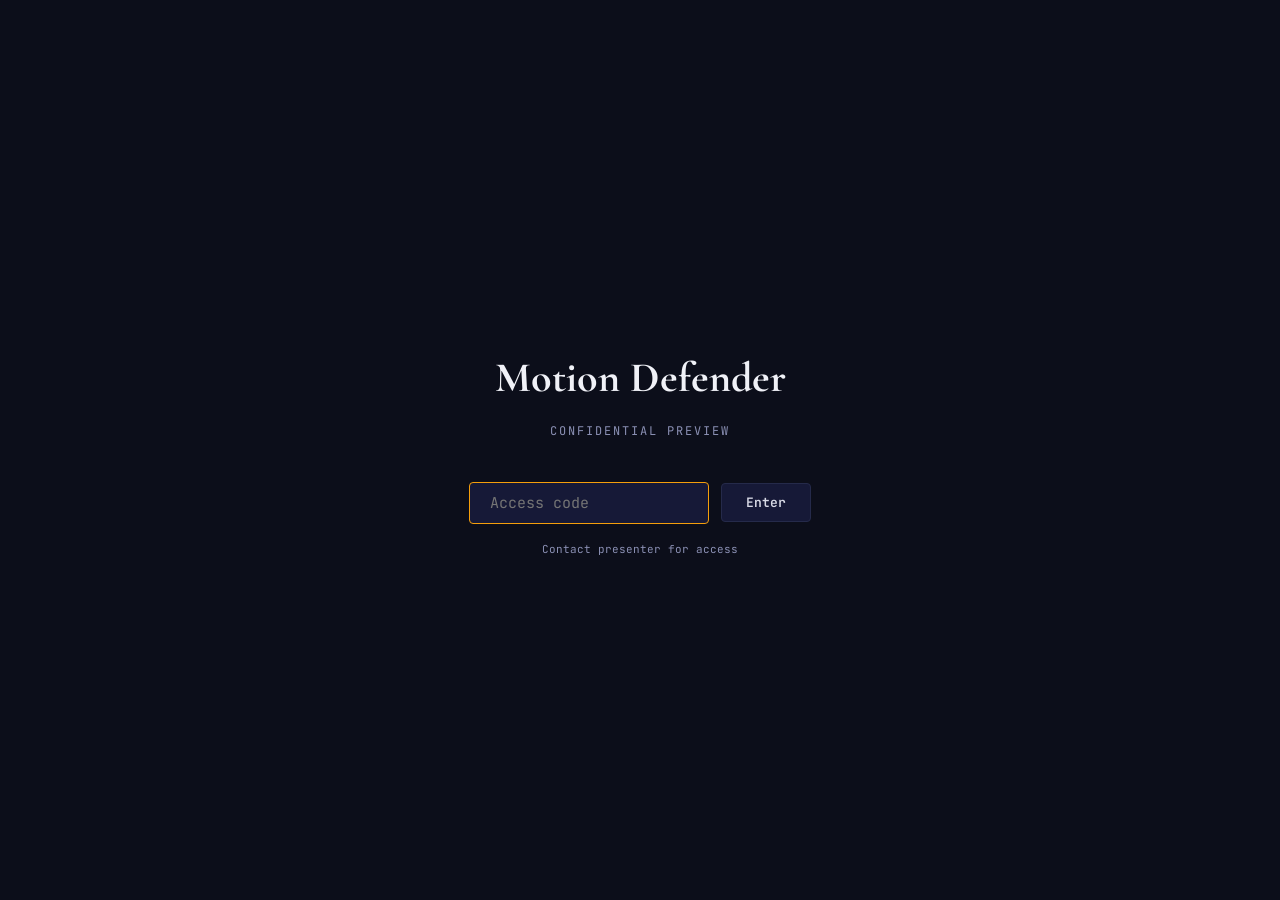
<file: motion/index.html>
<!DOCTYPE html>
<html lang="en">
<head>
<meta charset="UTF-8">
<meta name="viewport" content="width=device-width, initial-scale=1.0">
<title>Motion Defender</title>
<link rel="preconnect" href="https://fonts.googleapis.com">
<link rel="preconnect" href="https://fonts.gstatic.com" crossorigin>
<link href="https://fonts.googleapis.com/css2?family=Cormorant+Garamond:ital,wght@0,400;0,600;0,700;1,400&family=JetBrains+Mono:wght@300;400;500;600&display=swap" rel="stylesheet">
<style>
  :root {
    --bg: #0c0e1a;
    --bg-raised: #12152a;
    --bg-card: #161937;
    --bg-card-hover: #1c2045;
    --border: #252a4a;
    --border-subtle: #1e2240;
    --text: #d8dae6;
    --text-dim: #8b90b4;
    --text-bright: #f0f1f7;
    --serif: 'Cormorant Garamond', 'Georgia', serif;
    --mono: 'JetBrains Mono', 'Menlo', monospace;
    --gold: #e2b714;
    --blue: #60a5fa;
    --green: #4ade80;
    --red: #e94560;
    --amber: #f59e0b;
    --yellow: #fbbf24;
    --red-glow: rgba(233, 69, 96, 0.12);
    --green-glow: rgba(74, 222, 128, 0.10);
    --yellow-glow: rgba(251, 191, 36, 0.10);
    --amber-glow: rgba(245, 158, 11, 0.10);
  }

  * { margin: 0; padding: 0; box-sizing: border-box; }
  html { scroll-behavior: smooth; }

  body {
    font-family: var(--serif);
    font-size: 16px;
    font-weight: 400;
    background: var(--bg);
    color: var(--text);
    line-height: 1.7;
    min-height: 100vh;
    overflow: hidden;
  }

  body::before {
    content: '';
    position: fixed;
    inset: 0;
    background:
      linear-gradient(rgba(37, 42, 74, 0.12) 1px, transparent 1px),
      linear-gradient(90deg, rgba(37, 42, 74, 0.12) 1px, transparent 1px);
    background-size: 48px 48px;
    pointer-events: none;
    z-index: 0;
  }

  /* ── PROGRESS BAR ─────────────────────── */
  #progress-bar { position: fixed; top: 0; left: 0; width: 100%; height: 3px; background: var(--border-subtle); z-index: 100; }
  #progress-bar .fill { height: 100%; background: var(--amber); transition: width 0.4s ease; width: 0%; }

  /* ── NAVIGATION ───────────────────────── */
  #presenter-nav { position: fixed; bottom: 32px; right: 32px; display: flex; align-items: center; gap: 16px; z-index: 100; font-family: var(--mono); font-size: 12px; }
  #presenter-nav button { background: var(--bg-card); border: 1px solid var(--border); color: var(--text); padding: 8px 20px; border-radius: 4px; cursor: pointer; font-family: var(--mono); font-size: 12px; transition: all 0.2s; }
  #presenter-nav button:hover { background: var(--bg-card-hover); border-color: var(--amber); color: var(--text-bright); }
  #step-indicator { color: var(--text-dim); min-width: 48px; text-align: center; }
  .back-link { position: fixed; top: 16px; left: 24px; font-family: var(--mono); font-size: 12px; color: var(--text-dim); text-decoration: none; z-index: 100; transition: color 0.2s; }
  .back-link:hover { color: var(--text-bright); }

  /* ── ACTS ──────────────────────────────── */
  .act { position: fixed; inset: 0; display: flex; flex-direction: column; align-items: center; justify-content: flex-start; padding: 48px 32px 80px; z-index: 1; opacity: 0; pointer-events: none; transition: opacity 0.5s ease; overflow-y: auto; }
  .act.active { opacity: 1; pointer-events: auto; }
  .act::before { content: ''; flex: 1 1 0; min-height: 16px; }
  .act::after { content: ''; flex: 1 1 0; min-height: 16px; }

  .act-label { font-family: var(--mono); font-size: 12px; font-weight: 500; letter-spacing: 3px; text-transform: uppercase; color: var(--text-dim); margin-bottom: 8px; }
  .act h1 { font-family: var(--serif); font-size: clamp(32px, 5vw, 56px); font-weight: 700; color: var(--text-bright); line-height: 1.1; margin-bottom: 32px; text-align: center; }

  /* ── STEP VISIBILITY ──────────────────── */
  .step { opacity: 0; transform: translateY(16px); transition: opacity 0.5s ease, transform 0.5s ease; max-width: 900px; width: 100%; }
  .step.visible { opacity: 1; transform: translateY(0); }

  /* ── MOTION CARD (Act 1) ──────────────── */
  .motion-card {
    background: var(--bg-card);
    border: 1px solid var(--border);
    border-left: 4px solid var(--amber);
    border-radius: 6px;
    padding: 28px 32px;
    margin-bottom: 24px;
  }
  .motion-card .filed-by {
    font-family: var(--mono);
    font-size: 11px;
    font-weight: 600;
    letter-spacing: 1px;
    text-transform: uppercase;
    color: var(--amber);
    margin-bottom: 8px;
  }
  .motion-card .motion-title {
    font-family: var(--serif);
    font-size: 20px;
    font-weight: 600;
    font-style: italic;
    color: var(--text-bright);
    margin-bottom: 12px;
  }
  .motion-card .motion-basis {
    font-family: var(--mono);
    font-size: 13px;
    color: var(--text);
  }

  /* ── TARGET PANEL (Act 1) ─────────────── */
  .target-panel {
    background: var(--bg-card);
    border: 1px solid var(--border);
    border-radius: 6px;
    padding: 28px 32px;
    margin-bottom: 24px;
  }
  .target-panel h3 {
    font-family: var(--mono);
    font-size: 13px;
    font-weight: 700;
    letter-spacing: 1px;
    text-transform: uppercase;
    color: var(--amber);
    margin-bottom: 16px;
  }
  .target-item {
    display: flex;
    align-items: flex-start;
    gap: 12px;
    margin-bottom: 12px;
    font-size: 16px;
  }
  .target-icon {
    flex-shrink: 0;
    width: 24px;
    height: 24px;
    border-radius: 50%;
    background: rgba(245, 158, 11, 0.2);
    color: var(--amber);
    display: flex;
    align-items: center;
    justify-content: center;
    font-size: 13px;
    font-weight: 700;
    margin-top: 2px;
  }
  .target-label {
    font-family: var(--mono);
    font-size: 12px;
    font-weight: 500;
    color: var(--text-dim);
    min-width: 100px;
    margin-top: 3px;
  }
  .target-detail { color: var(--text-bright); flex: 1; }

  /* ── CASE IMPACT DIAGRAM (Act 2) ──────── */
  .diagram-container { display: flex; flex-direction: column; align-items: center; gap: 0; margin-bottom: 32px; }
  .claim-level { display: flex; justify-content: center; gap: 32px; position: relative; }
  .claim-node {
    background: var(--bg-card); border: 2px solid var(--border); border-radius: 8px;
    padding: 12px 20px; text-align: center; min-width: 180px; max-width: 240px;
    font-size: 14px; color: var(--text); position: relative;
    opacity: 0; transform: translateY(8px); transition: all 0.5s ease;
  }
  .claim-node.visible { opacity: 1; transform: translateY(0); }
  .claim-node .claim-label { font-family: var(--serif); font-size: 15px; font-weight: 600; color: var(--text-bright); margin-bottom: 4px; }
  .claim-node .claim-tag { font-family: var(--mono); font-size: 11px; font-weight: 600; letter-spacing: 1px; text-transform: uppercase; }
  .claim-tag.established { color: var(--green); }
  .claim-tag.your-position { color: var(--blue); }
  .claim-tag.supporting { color: var(--green); }
  .claim-tag.opposing { color: var(--amber); }
  .claim-tag.verdict { color: var(--gold); }

  .connector { width: 2px; height: 24px; background: var(--border); margin: 0 auto; opacity: 0; transition: opacity 0.3s ease; }
  .connector.visible { opacity: 1; }
  .connector-fork { display: flex; justify-content: center; position: relative; height: 24px; opacity: 0; transition: opacity 0.3s ease; }
  .connector-fork.visible { opacity: 1; }
  .connector-fork::before { content: ''; position: absolute; top: 0; height: 12px; width: 2px; background: var(--border); left: 50%; }
  .connector-fork::after { content: ''; position: absolute; top: 12px; height: 2px; left: calc(50% - 120px); width: 240px; background: var(--border); }
  .fork-drops { display: flex; justify-content: center; gap: 240px; position: relative; }
  .fork-drop { width: 2px; height: 12px; background: var(--border); }

  /* Cascade states */
  .claim-node.excluded { border-color: var(--red); box-shadow: 0 0 20px rgba(233, 69, 96, 0.2); }
  .claim-node.excluded .claim-label { color: var(--red); text-decoration: line-through; }
  .claim-node.weakened { border-color: var(--amber); opacity: 0.6; }
  .claim-node.at-risk { border-color: var(--red); box-shadow: 0 0 16px rgba(233, 69, 96, 0.15); }
  .claim-node.at-risk .claim-label { color: var(--red); }
  .cascade-badge {
    position: absolute; top: -12px; right: -8px;
    font-family: var(--mono); font-size: 10px; font-weight: 700; letter-spacing: 1px;
    padding: 4px 10px; border-radius: 3px;
    opacity: 0; transition: opacity 0.4s ease; white-space: nowrap;
  }
  .cascade-badge.visible { opacity: 1; }
  .cascade-badge.excluded-badge { background: var(--red); color: #fff; }
  .cascade-badge.weakened-badge { background: var(--amber); color: #1a1a2e; }
  .cascade-badge.risk-badge { background: var(--red); color: #fff; }

  @keyframes pulse-red {
    0%, 100% { box-shadow: 0 0 16px rgba(233, 69, 96, 0.15); }
    50% { box-shadow: 0 0 28px rgba(233, 69, 96, 0.3); }
  }
  .pulse-risk { animation: pulse-red 1.5s ease infinite; }

  /* ── SEVERITY PANEL (Act 2) ───────────── */
  .severity-panel {
    background: var(--bg-card); border: 1px solid var(--border); border-left: 3px solid var(--red);
    border-radius: 6px; padding: 32px 36px; max-width: 680px; width: 100%;
  }
  .severity-panel h3 { font-family: var(--serif); font-size: 20px; font-weight: 700; color: var(--red); margin-bottom: 20px; display: flex; align-items: center; gap: 8px; }
  .severity-line { opacity: 0; transform: translateY(4px); transition: opacity 0.3s ease, transform 0.3s ease; margin-bottom: 8px; font-size: 17px; line-height: 1.7; color: var(--text-bright); }
  .severity-line.visible { opacity: 1; transform: translateY(0); }
  .severity-summary { margin-top: 20px; padding-top: 16px; border-top: 1px solid var(--border-subtle); display: flex; gap: 32px; }
  .severity-stat { text-align: center; }
  .severity-stat .num { font-family: var(--mono); font-size: 28px; font-weight: 600; color: var(--red); }
  .severity-stat .label { font-family: var(--mono); font-size: 10px; letter-spacing: 1px; text-transform: uppercase; color: var(--text-dim); }

  /* ── ALTERNATIVE EVIDENCE (Act 3) ─────── */
  .alt-evidence-card {
    background: var(--bg-card); border: 1px solid var(--border); border-left: 3px solid var(--green);
    border-radius: 6px; padding: 20px 24px; margin-bottom: 12px;
    opacity: 0; transform: translateX(-8px); transition: opacity 0.4s ease, transform 0.4s ease;
  }
  .alt-evidence-card.visible { opacity: 1; transform: translateX(0); }
  .alt-evidence-card .evidence-source {
    font-family: var(--mono); font-size: 12px; font-weight: 600; letter-spacing: 1px;
    text-transform: uppercase; color: var(--green); margin-bottom: 6px;
  }
  .alt-evidence-card .evidence-text { font-size: 16px; color: var(--text-bright); margin-bottom: 6px; font-style: italic; }
  .alt-evidence-card .evidence-status { font-family: var(--mono); font-size: 12px; color: var(--text); }

  .alt-assessment {
    background: rgba(74, 222, 128, 0.06); border: 1px solid rgba(74, 222, 128, 0.2);
    border-radius: 4px; padding: 16px 20px; margin-top: 16px;
    font-size: 16px; color: var(--green); font-weight: 600; text-align: center;
    opacity: 0; transition: opacity 0.4s ease;
  }
  .alt-assessment.visible { opacity: 1; }

  /* ── OPPOSITION STRATEGY (Act 3) ──────── */
  .strategy-panel {
    background: var(--bg-card); border: 1px solid var(--border); border-left: 3px solid var(--blue);
    border-radius: 6px; padding: 28px 32px;
  }
  .strategy-panel h3 { font-family: var(--mono); font-size: 13px; font-weight: 700; letter-spacing: 1px; text-transform: uppercase; color: var(--blue); margin-bottom: 20px; }
  .strategy-item { margin-bottom: 16px; }
  .strategy-item .strategy-label {
    font-family: var(--mono); font-size: 11px; font-weight: 600; letter-spacing: 1px;
    text-transform: uppercase; color: var(--text-dim); margin-bottom: 4px;
  }
  .strategy-item .strategy-text { font-size: 16px; color: var(--text-bright); }
  .strategy-integration {
    margin-top: 16px; padding-top: 12px; border-top: 1px solid var(--border-subtle);
    font-family: var(--mono); font-size: 13px; color: var(--green); font-weight: 600;
  }

  /* ── COMPARISON TABLE (Act 4) ─────────── */
  .comparison-table { width: 100%; border-collapse: collapse; margin-bottom: 32px; }
  .comparison-table th, .comparison-table td { padding: 14px 20px; text-align: center; border-bottom: 1px solid var(--border-subtle); font-size: 15px; }
  .comparison-table th { font-family: var(--mono); font-size: 12px; font-weight: 600; letter-spacing: 1px; text-transform: uppercase; color: var(--text-dim); background: var(--bg-raised); }
  .comparison-table th:last-child { color: var(--amber); }
  .comparison-table td:first-child { text-align: left; font-family: var(--serif); font-size: 15px; color: var(--text-bright); min-width: 200px; }
  .comparison-table .yes { color: var(--green); font-weight: 700; font-size: 18px; }
  .comparison-table .no { color: var(--text-dim); font-size: 18px; }
  .comparison-table .yes-highlight { color: var(--green); font-weight: 700; font-size: 18px; text-shadow: 0 0 12px rgba(74, 222, 128, 0.3); }

  .closing { text-align: center; padding: 40px 0; }
  .closing blockquote { font-family: var(--serif); font-size: clamp(22px, 3vw, 32px); font-weight: 600; font-style: italic; color: var(--text-bright); line-height: 1.5; max-width: 720px; margin: 0 auto 24px; }
  .closing .patent-note { font-family: var(--mono); font-size: 11px; letter-spacing: 2px; text-transform: uppercase; color: var(--text-dim); }

  /* ── PASSWORD GATE ─────────────────────── */
  #password-gate { position: fixed; inset: 0; background: var(--bg); display: flex; flex-direction: column; align-items: center; justify-content: center; z-index: 500; padding: 32px; }
  #password-gate.hidden { display: none; }
  #password-gate h1 { font-family: var(--serif); font-size: 42px; font-weight: 700; color: var(--text-bright); margin-bottom: 8px; }
  #password-gate .subtitle { font-family: var(--mono); font-size: 12px; letter-spacing: 2px; text-transform: uppercase; color: var(--text-dim); margin-bottom: 40px; }
  #password-gate .gate-form { display: flex; gap: 12px; align-items: center; }
  #password-gate input { font-family: var(--mono); font-size: 15px; padding: 10px 20px; background: var(--bg-card); border: 1px solid var(--border); border-radius: 4px; color: var(--text-bright); outline: none; width: 240px; transition: border-color 0.2s; }
  #password-gate input:focus { border-color: var(--amber); }
  #password-gate input.shake { animation: shake 0.4s ease; border-color: var(--red); }
  #password-gate button { font-family: var(--mono); font-size: 13px; font-weight: 600; padding: 10px 24px; background: var(--bg-card); border: 1px solid var(--border); border-radius: 4px; color: var(--text); cursor: pointer; transition: all 0.2s; }
  #password-gate button:hover { border-color: var(--amber); color: var(--text-bright); }
  #password-gate .gate-hint { font-family: var(--mono); font-size: 11px; color: var(--text-dim); margin-top: 16px; }
  @keyframes shake { 0%, 100% { transform: translateX(0); } 25% { transform: translateX(-8px); } 50% { transform: translateX(8px); } 75% { transform: translateX(-4px); } }

  noscript .fallback-msg { display: flex; flex-direction: column; align-items: center; justify-content: center; min-height: 100vh; padding: 48px 32px; text-align: center; position: relative; z-index: 200; }
  noscript .fallback-msg h1 { font-family: 'Cormorant Garamond', 'Georgia', serif; font-size: 36px; font-weight: 700; color: #f0f1f7; margin-bottom: 24px; }
  noscript .fallback-msg p { font-size: 18px; color: #d8dae6; max-width: 520px; margin-bottom: 16px; line-height: 1.7; }
</style>
</head>
<body>

<noscript><div class="fallback-msg"><h1>Motion Defender</h1><p>This page requires a web browser. Save and open with Safari, Chrome, or Firefox.</p></div></noscript>

<!-- Password Gate -->
<div id="password-gate">
  <h1>Motion Defender</h1>
  <div class="subtitle">Confidential Preview</div>
  <div class="gate-form">
    <input type="password" id="gate-input" placeholder="Access code" autocomplete="off">
    <button onclick="checkGate()">Enter</button>
  </div>
  <div class="gate-hint">Contact presenter for access</div>
</div>

<div id="progress-bar"><div class="fill" id="progress-fill"></div></div>
<nav id="presenter-nav">
  <button onclick="retreat()">&#8592; Back</button>
  <span id="step-indicator"></span>
  <button onclick="advance()">Next &#8594;</button>
</nav>

<!-- ═══════════════════════════════════════════ -->
<!-- ACT 1: THE MOTION LANDS                     -->
<!-- ═══════════════════════════════════════════ -->
<section class="act" id="act-1">
  <div class="step" data-step="0">
    <div style="text-align:center; margin-bottom: 24px;">
      <h1 style="margin-bottom: 16px;">A motion can win or lose your case<br>before trial begins.</h1>
      <p style="font-size: 19px; color: var(--text); max-width: 640px; margin: 0 auto 24px;">
        Motion Defender shows you the <em style="color:var(--red); font-weight:600;">blast radius</em> before you respond &mdash;
        and hands you the <em style="color:var(--green); font-weight:600;">blueprint</em> for your opposition.
      </p>
      <div style="font-family: var(--mono); font-size: 12px; letter-spacing: 1px; color: var(--text-dim); border: 1px solid var(--border); display: inline-block; padding: 6px 16px; border-radius: 3px;">
        ADVERSARIAL MOTION ANALYSIS FOR LITIGATION
      </div>
    </div>
  </div>

  <div class="step" data-step="1">
    <div class="motion-card">
      <div class="filed-by">Opposing Counsel Filed</div>
      <div class="motion-title">LogistCo's Motion in Limine No. 3 &mdash; To Exclude Internal Correspondence RE: Vendor Relationships</div>
      <div class="motion-basis">Basis: FRE 403 (unfair prejudice) &middot; FRE 802 (hearsay)</div>
    </div>
  </div>

  <div class="step" data-step="2">
    <div class="target-panel">
      <h3>Motion Target Identified</h3>
      <div class="target-item">
        <div class="target-icon">&#9673;</div>
        <div class="target-label">Exhibits</div>
        <div class="target-detail">Exhibits 12&ndash;15 (internal LogistCo emails, March&ndash;June 2024)</div>
      </div>
      <div class="target-item">
        <div class="target-icon">&#9673;</div>
        <div class="target-label">Claim</div>
        <div class="target-detail" style="color:var(--amber); font-weight:600;">Carrier Had Knowledge of Vendor Relationships</div>
      </div>
      <div class="target-item">
        <div class="target-icon">&#9673;</div>
        <div class="target-label">Exposure</div>
        <div class="target-detail" style="color:var(--red); font-weight:600;">$850,000 &mdash; entire consequential damages theory depends on this evidence</div>
      </div>
    </div>
  </div>
</section>

<!-- ═══════════════════════════════════════════ -->
<!-- ACT 2: IMPACT IF GRANTED                    -->
<!-- ═══════════════════════════════════════════ -->
<section class="act" id="act-2">
  <div style="text-align:center; margin-bottom: 8px;">
    <span class="act-label">If the Court Grants This Motion</span>
  </div>

  <div class="step" data-step="3" style="max-width: 700px;">
    <div class="diagram-container" id="case-diagram">
      <div class="claim-level">
        <div class="claim-node" id="node-breach">
          <div class="claim-label">Breach of Contract</div>
          <div class="claim-tag established">Established</div>
        </div>
      </div>
      <div class="connector" id="conn-1"></div>
      <div class="claim-level">
        <div class="claim-node" id="node-causation">
          <div class="claim-label">Damages Caused by Breach</div>
          <div class="claim-tag established">Established</div>
        </div>
      </div>
      <div class="connector" id="conn-2"></div>
      <div class="claim-level">
        <div class="claim-node" id="node-knowledge" style="min-width: 260px;">
          <div class="claim-label">Carrier Had Knowledge of Vendor Relationships</div>
          <div class="claim-tag supporting">Supporting Evidence</div>
          <span class="cascade-badge excluded-badge" id="badge-excluded">EXCLUDED</span>
        </div>
      </div>
      <div class="connector" id="conn-3"></div>
      <div class="claim-level" style="gap: 48px;">
        <div class="claim-node" id="node-foreseeable" style="min-width: 200px;">
          <div class="claim-label">Damages Were Foreseeable</div>
          <div class="claim-tag your-position">Your Position</div>
          <span class="cascade-badge weakened-badge" id="badge-weakened">WEAKENED</span>
        </div>
        <div class="claim-node" id="node-unforeseeable" style="min-width: 200px;">
          <div class="claim-label">Damages Were NOT Foreseeable</div>
          <div class="claim-tag opposing">Opposing Position</div>
        </div>
      </div>
      <div class="connector" id="conn-4"></div>
      <div class="claim-level">
        <div class="claim-node" id="node-verdict">
          <div class="claim-label">Entitled to Consequential Damages</div>
          <div class="claim-tag verdict">$850,000</div>
          <span class="cascade-badge risk-badge" id="badge-risk">AT RISK</span>
        </div>
      </div>
    </div>
  </div>

  <div class="step" data-step="4" style="max-width: 700px; display: flex; justify-content: center;">
    <div style="text-align:center; color: var(--text-dim); font-family: var(--mono); font-size: 12px; letter-spacing: 1px;">
      ANALYZING MOTION IMPACT&hellip;
    </div>
  </div>

  <div class="step" data-step="5" style="display: flex; justify-content: center;">
    <div class="severity-panel" id="severity-panel">
      <h3>&#9888; Motion Impact Assessment</h3>
      <div class="severity-line" data-sev="0">If the court grants this motion, Exhibits 12&ndash;15 are excluded from trial.</div>
      <div class="severity-line" data-sev="1" style="font-weight: 600;">Without the internal emails, your foreseeability argument loses its primary evidence:</div>
      <div class="severity-line" data-sev="2" style="padding-left: 20px; color: var(--red);">&#8594; "Carrier Had Knowledge" &mdash; primary evidence excluded</div>
      <div class="severity-line" data-sev="3" style="padding-left: 20px; color: var(--amber);">&#8594; "Damages Were Foreseeable" &mdash; weakened without knowledge proof</div>
      <div class="severity-line" data-sev="4" style="padding-left: 20px; color: var(--amber);">&#8594; "Consequential Damages" &mdash; entire theory at risk</div>
      <div class="severity-summary severity-line" data-sev="5">
        <div class="severity-stat">
          <div class="num">HIGH</div>
          <div class="label">Severity</div>
        </div>
        <div class="severity-stat">
          <div class="num">$850K</div>
          <div class="label">Exposure</div>
        </div>
        <div class="severity-stat">
          <div class="num">3 of 5</div>
          <div class="label">Claims Affected</div>
        </div>
      </div>
    </div>
  </div>
</section>

<!-- ═══════════════════════════════════════════ -->
<!-- ACT 3: ALTERNATIVE PATHS + OPPOSITION       -->
<!-- ═══════════════════════════════════════════ -->
<section class="act" id="act-3">
  <div style="text-align:center; margin-bottom: 20px;">
    <span class="act-label">But You Have Options</span>
    <h1 style="font-size: clamp(28px, 4vw, 42px); margin-bottom: 4px;">Alternative Evidence Paths</h1>
    <p style="font-size: 15px; color: var(--text-dim); font-family: var(--mono); font-size: 12px;">Can you still prove "Carrier Had Knowledge" without the emails?</p>
  </div>

  <div class="step" data-step="6">
    <div class="alt-evidence-card" id="alt-1">
      <div class="evidence-source">Deposition Testimony</div>
      <div class="evidence-text">"We knew Acme was their only refrigerated supplier for those venues."</div>
      <div class="evidence-status">LogistCo dispatcher deposition, pg 47, lines 3&ndash;12 &middot; <strong style="color:var(--green)">Admissible &mdash; already in record</strong></div>
    </div>
    <div class="alt-evidence-card" id="alt-2">
      <div class="evidence-source">Documentary Evidence</div>
      <div class="evidence-text">Contract rider &sect;4.2 explicitly references "exclusive vendor arrangement"</div>
      <div class="evidence-status">Signed contract exhibit &middot; <strong style="color:var(--green)">Not subject to FRE 802</strong></div>
    </div>
    <div class="alt-evidence-card" id="alt-3">
      <div class="evidence-source">Party Admission</div>
      <div class="evidence-text">LogistCo's bid proposal mentions "serving Acme's five exclusive venue contracts"</div>
      <div class="evidence-status">Business proposal &middot; <strong style="color:var(--green)">FRE 801(d)(2) &mdash; party admission</strong></div>
    </div>
    <div class="alt-assessment" id="alt-result">
      Knowledge claim <strong>SURVIVES</strong> exclusion through 3 independent evidence paths
    </div>
  </div>

  <div class="step" data-step="7">
    <div class="strategy-panel">
      <h3>Recommended Opposition Strategy</h3>
      <div class="strategy-item">
        <div class="strategy-label">Primary Argument</div>
        <div class="strategy-text">Exhibits 12&ndash;15 are party admissions under FRE 801(d)(2), not hearsay. Business records exception FRE 803(6) also applies.</div>
      </div>
      <div class="strategy-item">
        <div class="strategy-label">Fallback</div>
        <div class="strategy-text">Even if excluded, 3 alternative evidence paths establish the same fact. Motion is moot as to the foreseeability issue.</div>
      </div>
      <div class="strategy-item">
        <div class="strategy-label">If Court Is Inclined to Grant</div>
        <div class="strategy-text">Request a limiting instruction rather than full exclusion. Permit use for notice/knowledge purpose, exclude for truth-of-matter-asserted.</div>
      </div>
      <div class="strategy-integration">&#10003; Citation Defender: 2 citations checked for this opposition &mdash; both clean</div>
    </div>
  </div>
</section>

<!-- ═══════════════════════════════════════════ -->
<!-- ACT 4: THE DELTA                            -->
<!-- ═══════════════════════════════════════════ -->
<section class="act" id="act-4">
  <div class="step" data-step="8">
    <div style="text-align:center; margin-bottom: 20px;">
      <span class="act-label">The Difference</span>
    </div>
    <table class="comparison-table">
      <thead>
        <tr>
          <th style="text-align:left">Capability</th>
          <th>Read the Motion</th>
          <th>General AI</th>
          <th>Motion Defender</th>
        </tr>
      </thead>
      <tbody>
        <tr>
          <td>Identify what's targeted?</td>
          <td class="no">Manual</td>
          <td class="no">Partial</td>
          <td class="yes-highlight">Automated</td>
        </tr>
        <tr>
          <td>Show impact if granted?</td>
          <td class="no">Intuition</td>
          <td class="no">&#10007;</td>
          <td class="yes-highlight">Full cascade</td>
        </tr>
        <tr>
          <td>Find alternative evidence?</td>
          <td class="no">Hours</td>
          <td class="no">&#10007;</td>
          <td class="yes-highlight">Instant</td>
        </tr>
        <tr>
          <td>Draft opposition strategy?</td>
          <td class="no">Hours</td>
          <td class="no">Generic</td>
          <td class="yes-highlight">Case-specific</td>
        </tr>
        <tr>
          <td>Check opposition citations?</td>
          <td class="no">Separate tool</td>
          <td class="no">&#10007;</td>
          <td class="yes-highlight">Built in</td>
        </tr>
      </tbody>
    </table>
  </div>

  <div class="step" data-step="9">
    <div class="closing">
      <blockquote>
        "Every motion is a threat assessment. Motion Defender shows you the blast radius before you respond &mdash; and hands you the blueprint for your opposition."
      </blockquote>
      <p style="font-size: 17px; color: var(--text); max-width: 600px; margin: 0 auto 24px; text-align: center;">
        Don't just oppose the motion. Understand what you lose, what survives, and how to win.
      </p>
      <div class="patent-note">Patent Pending</div>
    </div>
  </div>
</section>

<!-- ═══════════════════════════════════════════ -->
<!-- JAVASCRIPT                                  -->
<!-- ═══════════════════════════════════════════ -->
<script>
const TOTAL_STEPS = 10;
let currentStep = -1;

const STEP_ACTS = [
  'act-1', 'act-1', 'act-1',  // 0-2: headline, motion card, target
  'act-2', 'act-2', 'act-2',  // 3-5: diagram, cascade, severity
  'act-3', 'act-3',            // 6-7: alternative evidence, opposition
  'act-4', 'act-4',            // 8-9: comparison, closing
];

function showStep(n) {
  if (n < 0 || n >= TOTAL_STEPS) return;
  currentStep = n;

  document.getElementById('progress-fill').style.width = ((n + 1) / TOTAL_STEPS * 100) + '%';
  document.getElementById('step-indicator').textContent = (n + 1) + ' / ' + TOTAL_STEPS;

  const targetAct = STEP_ACTS[n];
  document.querySelectorAll('.act').forEach(a => a.classList.remove('active'));
  document.getElementById(targetAct).classList.add('active');

  document.querySelectorAll('.step').forEach(s => {
    const stepNum = parseInt(s.dataset.step);
    if (STEP_ACTS[stepNum] === targetAct && stepNum <= n) {
      s.classList.add('visible');
    }
  });

  if (n === 3) revealDiagram();
  if (n === 4) animateCascade();
  if (n === 5) revealSeverity();
  if (n === 6) revealEvidence();
}

function revealDiagram() {
  const ids = ['node-breach', 'conn-1', 'node-causation', 'conn-2', 'node-knowledge', 'conn-3', 'node-foreseeable', 'node-unforeseeable', 'conn-4', 'node-verdict'];
  let delay = 0;
  ids.forEach(id => {
    setTimeout(() => {
      const el = document.getElementById(id);
      if (el) el.classList.add('visible');
    }, delay);
    delay += 150;
  });
  var fd = document.getElementById('fork-drops');
  if (fd) setTimeout(() => { fd.style.opacity = '1'; }, 750);
}

function animateCascade() {
  setTimeout(() => {
    document.getElementById('node-knowledge').classList.add('excluded');
    document.getElementById('badge-excluded').classList.add('visible');
  }, 400);
  setTimeout(() => {
    document.getElementById('node-foreseeable').classList.add('weakened');
    document.getElementById('badge-weakened').classList.add('visible');
  }, 1000);
  setTimeout(() => {
    document.getElementById('node-verdict').classList.add('at-risk', 'pulse-risk');
    document.getElementById('badge-risk').classList.add('visible');
  }, 1600);
}

function revealSeverity() {
  document.querySelectorAll('.severity-line').forEach(line => {
    const d = parseInt(line.dataset.sev);
    setTimeout(() => line.classList.add('visible'), 200 * d);
  });
}

function revealEvidence() {
  ['alt-1', 'alt-2', 'alt-3'].forEach((id, i) => {
    setTimeout(() => document.getElementById(id).classList.add('visible'), 400 * i);
  });
  setTimeout(() => document.getElementById('alt-result').classList.add('visible'), 1400);
}

function advance() { if (currentStep < TOTAL_STEPS - 1) showStep(currentStep + 1); }
function retreat() { if (currentStep > 0) showStep(currentStep - 1); }

document.addEventListener('keydown', e => {
  if (!document.getElementById('password-gate').classList.contains('hidden')) return;
  if (e.key === 'ArrowRight' || e.key === ' ' || e.key === 'Enter') { e.preventDefault(); advance(); }
  if (e.key === 'ArrowLeft') { e.preventDefault(); retreat(); }
});

// Password gate
const GATE_CODE = 'defender';
function checkGate() {
  const input = document.getElementById('gate-input');
  if (input.value.toLowerCase().trim() === GATE_CODE) {
    localStorage.setItem('cd_access', '1');
    document.getElementById('password-gate').classList.add('hidden');
    showStep(0);
  } else {
    input.classList.add('shake');
    input.value = '';
    input.placeholder = 'Try again';
    setTimeout(() => input.classList.remove('shake'), 400);
  }
}
document.getElementById('gate-input').addEventListener('keydown', e => {
  if (e.key === 'Enter') { e.stopPropagation(); checkGate(); }
});

var fd2 = document.getElementById('fork-drops');
if (fd2) fd2.style.opacity = '0';
if (localStorage.getItem('cd_access') === '1') {
  document.getElementById('password-gate').classList.add('hidden');
  showStep(0);
} else {
  document.getElementById('gate-input').focus();
}
</script>

</body>
</html>
</file>
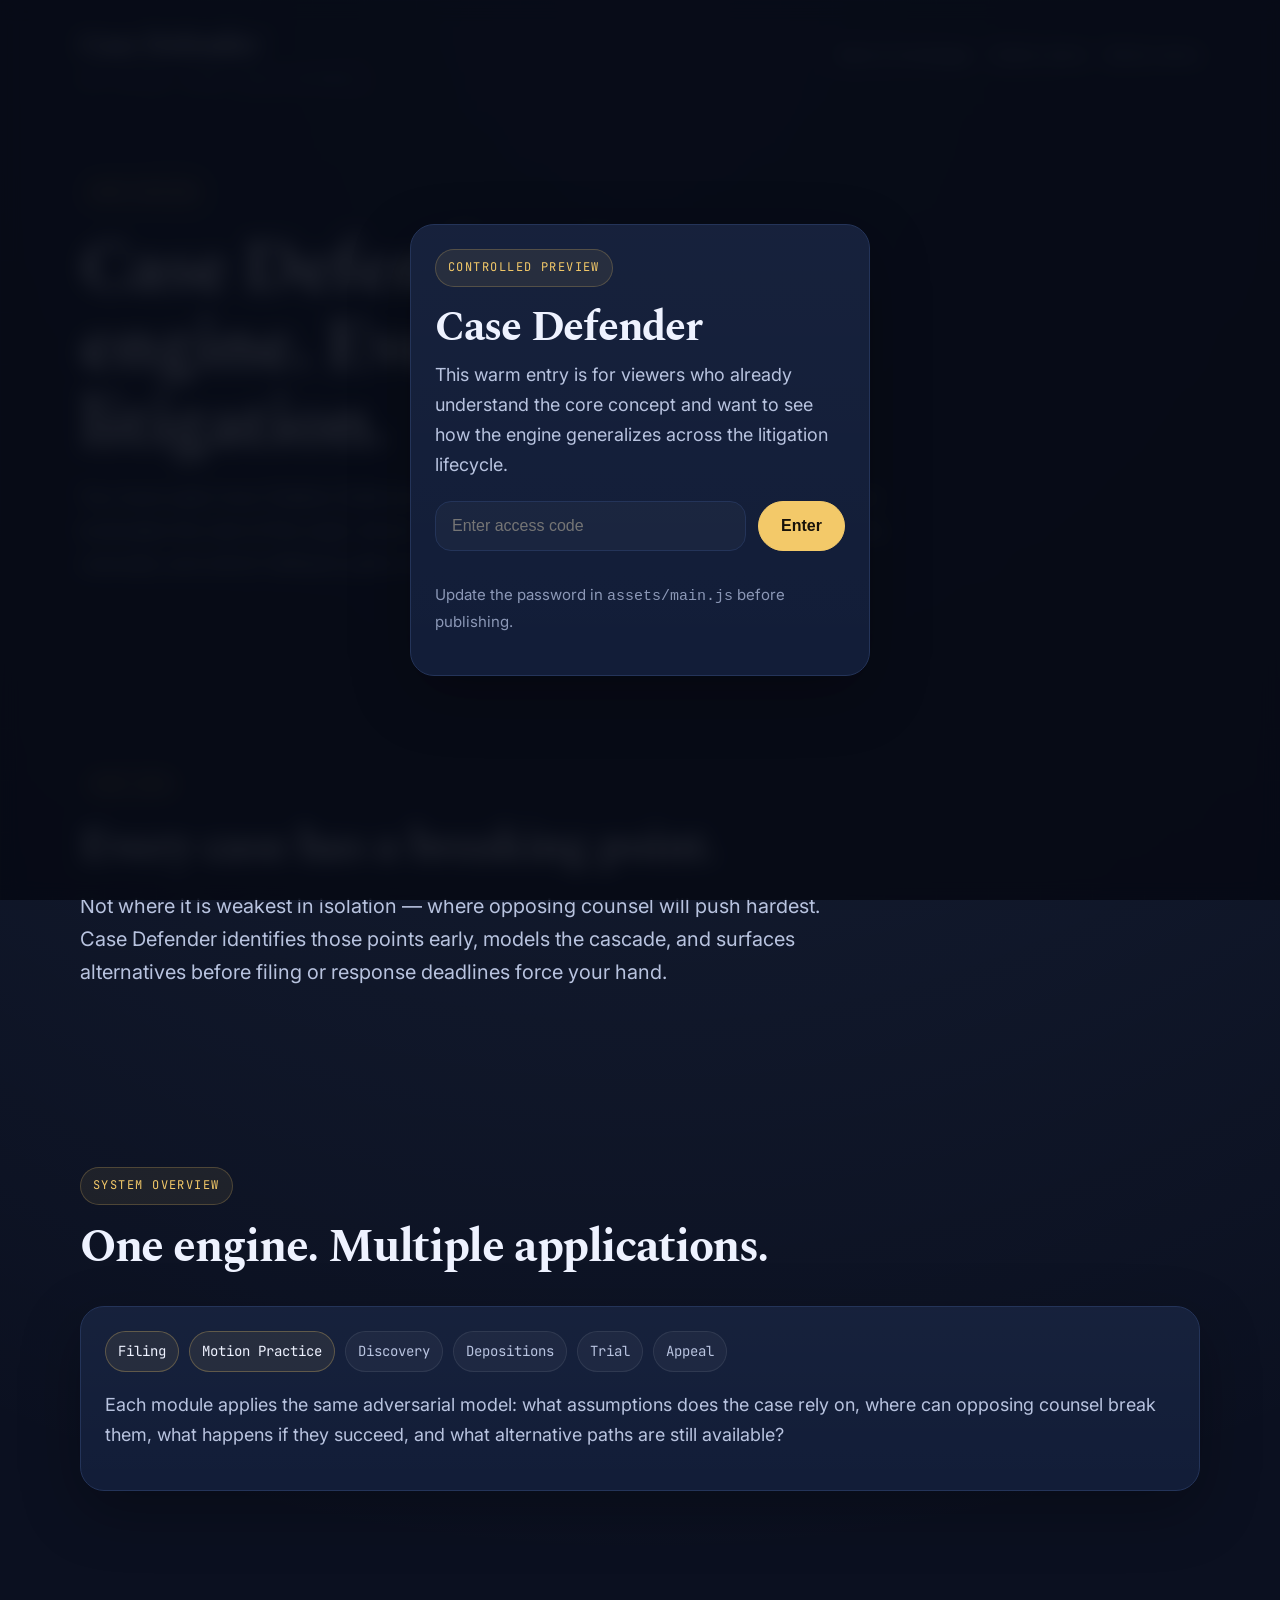
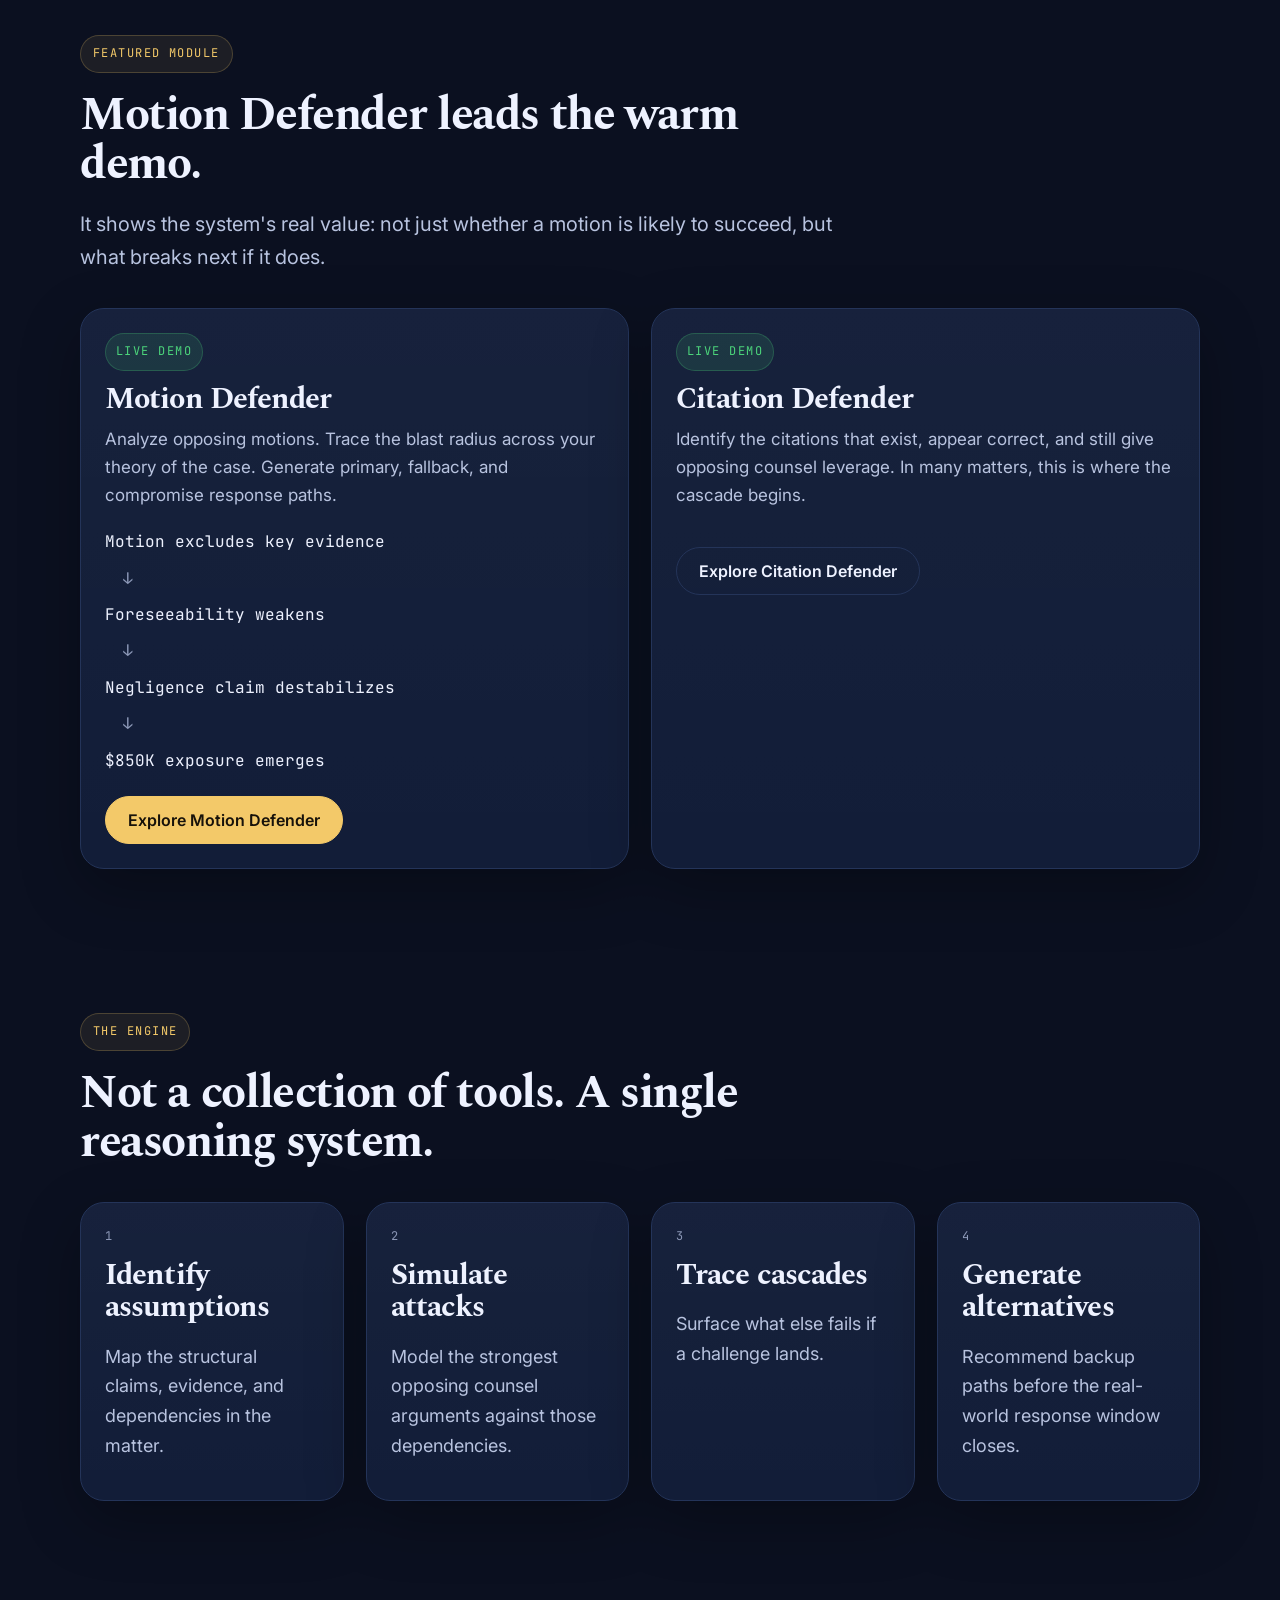
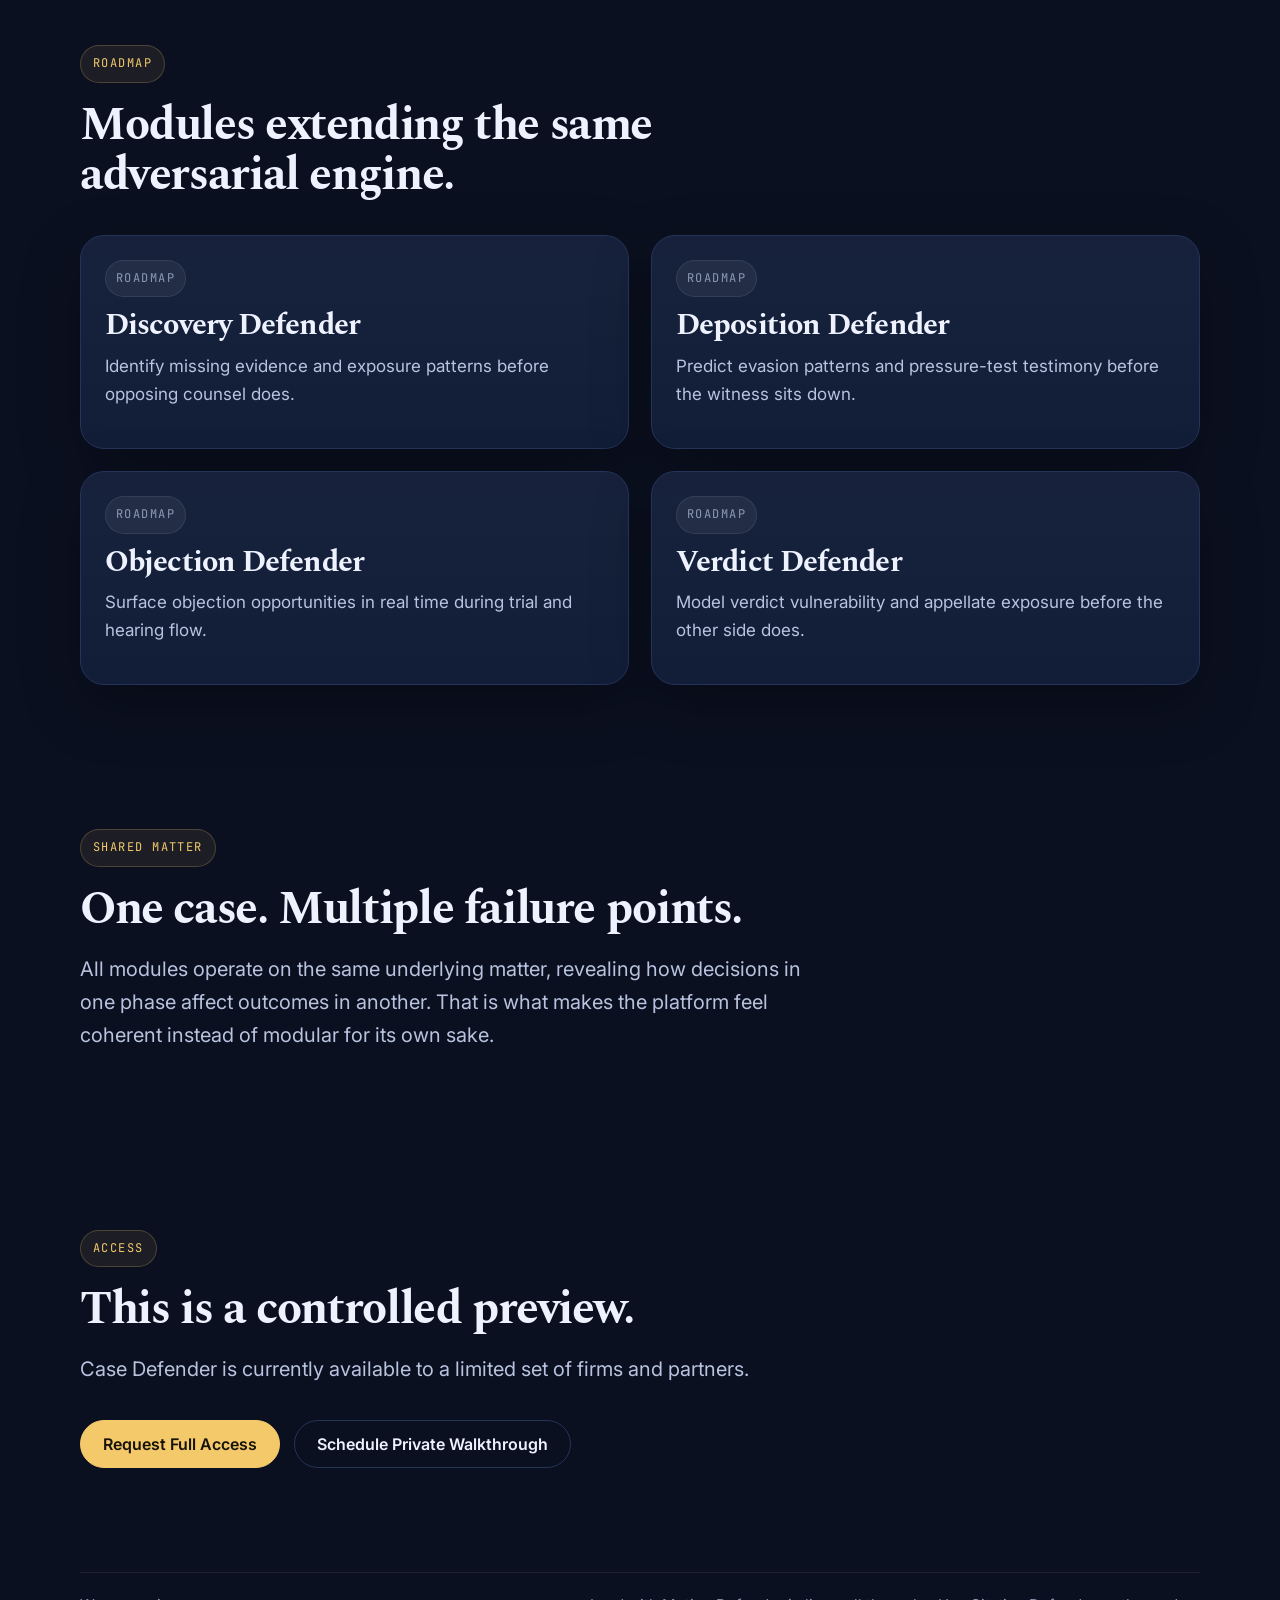
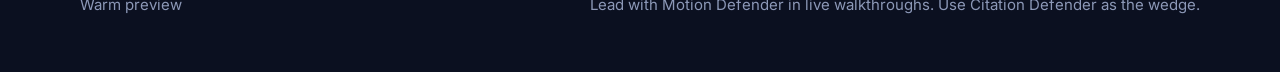
<file: platform/index.html>
<!DOCTYPE html>
<html lang="en">
<head>
  <meta charset="UTF-8">
  <meta name="viewport" content="width=device-width, initial-scale=1.0">
  <title>Case Defender Platform Preview</title>
  <meta name="description" content="Case Defender platform preview: one engine, every phase of litigation.">
  <link rel="preconnect" href="https://fonts.googleapis.com">
<link rel="preconnect" href="https://fonts.gstatic.com" crossorigin>
<link href="https://fonts.googleapis.com/css2?family=Inter:wght@400;500;600;700;800&family=JetBrains+Mono:wght@400;600&family=Spectral:wght@500;600;700&display=swap" rel="stylesheet">
<link rel="stylesheet" href="../assets/styles.css">
</head>
<body>
  <div id="platform-gate" class="gate-overlay">
    <div class="gate-card">
      <div class="eyebrow">Controlled preview</div>
      <h1>Case Defender</h1>
      <p>This warm entry is for viewers who already understand the core concept and want to see how the engine generalizes across the litigation lifecycle.</p>
      <form id="gate-form" class="gate-form">
        <input id="gate-input" type="password" placeholder="Enter access code" autocomplete="off">
        <button class="primary" type="submit">Enter</button>
      </form>
      <div id="gate-error" class="error"></div>
      <p class="small">Update the password in <code>assets/main.js</code> before publishing.</p>
    </div>
  </div>

  <div class="site-shell">
    <div class="container">
      <nav class="nav">
        <a class="brand" href="../index.html">
          <span class="brand-mark">Case Defender</span>
          <span class="brand-sub">One engine. Every phase defended.</span>
        </a>
        <div class="nav-links">
          <a href="../index.html">Back to homepage</a>
          <a href="../citation/index.html">Citation demo</a>
          <a href="../motion/index.html">Motion demo</a>
        </div>
      </nav>

      <section class="hero">
        <div class="section-header" style="max-width:860px;">
          <div class="eyebrow">Warm preview</div>
          <h1>Case Defender. One engine. Every phase of litigation.</h1>
          <p>You have seen how Citation Defender flags risky citations. This is how the same engine evaluates the rest of the case: where opposing counsel will apply pressure, how failures cascade, and which fallback paths keep the matter alive.</p>
        </div>
      </section>

      <section class="section">
        <div class="section-header">
          <div class="eyebrow">Core idea</div>
          <h2>Every case has a breaking point.</h2>
          <p>Not where it is weakest in isolation — where opposing counsel will push hardest. Case Defender identifies those points early, models the cascade, and surfaces alternatives before filing or response deadlines force your hand.</p>
        </div>
      </section>

      <section class="section">
        <div class="section-header">
          <div class="eyebrow">System overview</div>
          <h2>One engine. Multiple applications.</h2>
        </div>
        <div class="panel">
          <div class="timeline-line" style="font-size:14px;">
            <span class="active">Filing</span><span class="active">Motion Practice</span><span>Discovery</span><span>Depositions</span><span>Trial</span><span>Appeal</span>
          </div>
          <p style="margin-top:18px;">Each module applies the same adversarial model: what assumptions does the case rely on, where can opposing counsel break them, what happens if they succeed, and what alternative paths are still available?</p>
        </div>
      </section>

      <section class="section">
        <div class="section-header">
          <div class="eyebrow">Featured module</div>
          <h2>Motion Defender leads the warm demo.</h2>
          <p>It shows the system's real value: not just whether a motion is likely to succeed, but what breaks next if it does.</p>
        </div>
        <div class="two-col">
          <div class="module-card">
            <div class="badge live">Live demo</div>
            <h3>Motion Defender</h3>
            <p>Analyze opposing motions. Trace the blast radius across your theory of the case. Generate primary, fallback, and compromise response paths.</p>
            <div class="motion-cascade" style="margin:20px 0 22px;">
              <div>Motion excludes key evidence</div>
              <div class="arrow">↓</div>
              <div>Foreseeability weakens</div>
              <div class="arrow">↓</div>
              <div>Negligence claim destabilizes</div>
              <div class="arrow">↓</div>
              <div>$850K exposure emerges</div>
            </div>
            <a class="button primary" href="../motion/index.html">Explore Motion Defender</a>
          </div>
          <div class="module-card">
            <div class="badge live">Live demo</div>
            <h3>Citation Defender</h3>
            <p>Identify the citations that exist, appear correct, and still give opposing counsel leverage. In many matters, this is where the cascade begins.</p>
            <a class="button" style="margin-top:22px;" href="../citation/index.html">Explore Citation Defender</a>
          </div>
        </div>
      </section>

      <section class="section">
        <div class="section-header">
          <div class="eyebrow">The engine</div>
          <h2>Not a collection of tools. A single reasoning system.</h2>
        </div>
        <div class="four-col">
          <div class="step"><div class="kicker">1</div><h3>Identify assumptions</h3><p>Map the structural claims, evidence, and dependencies in the matter.</p></div>
          <div class="step"><div class="kicker">2</div><h3>Simulate attacks</h3><p>Model the strongest opposing counsel arguments against those dependencies.</p></div>
          <div class="step"><div class="kicker">3</div><h3>Trace cascades</h3><p>Surface what else fails if a challenge lands.</p></div>
          <div class="step"><div class="kicker">4</div><h3>Generate alternatives</h3><p>Recommend backup paths before the real-world response window closes.</p></div>
        </div>
      </section>

      <section class="section">
        <div class="section-header">
          <div class="eyebrow">Roadmap</div>
          <h2>Modules extending the same adversarial engine.</h2>
        </div>
        <div class="two-col">
          <div class="module-card"><div class="badge soon">Roadmap</div><h3>Discovery Defender</h3><p>Identify missing evidence and exposure patterns before opposing counsel does.</p></div>
          <div class="module-card"><div class="badge soon">Roadmap</div><h3>Deposition Defender</h3><p>Predict evasion patterns and pressure-test testimony before the witness sits down.</p></div>
          <div class="module-card"><div class="badge soon">Roadmap</div><h3>Objection Defender</h3><p>Surface objection opportunities in real time during trial and hearing flow.</p></div>
          <div class="module-card"><div class="badge soon">Roadmap</div><h3>Verdict Defender</h3><p>Model verdict vulnerability and appellate exposure before the other side does.</p></div>
        </div>
      </section>

      <section class="section">
        <div class="section-header">
          <div class="eyebrow">Shared matter</div>
          <h2>One case. Multiple failure points.</h2>
          <p>All modules operate on the same underlying matter, revealing how decisions in one phase affect outcomes in another. That is what makes the platform feel coherent instead of modular for its own sake.</p>
        </div>
      </section>

      <section class="section">
        <div class="section-header">
          <div class="eyebrow">Access</div>
          <h2>This is a controlled preview.</h2>
          <p>Case Defender is currently available to a limited set of firms and partners.</p>
        </div>
        <div class="cta-row">
          <a class="button primary" href="mailto:burt@monkey-business.com?subject=Case%20Defender%20Inquiry&body=Source%3A%20Platform%20Page%20%28Request%20Full%20Access%29%0A%0A">Request Full Access</a>
          <a class="button" href="mailto:burt@monkey-business.com?subject=Case%20Defender%20Inquiry&body=Source%3A%20Platform%20Page%20%28Schedule%20Private%20Walkthrough%29%0A%0A">Schedule Private Walkthrough</a>
        </div>
      </section>

      <footer class="footer">
        <div class="footer-inner">
          <div>Warm preview</div>
          <div>Lead with Motion Defender in live walkthroughs. Use Citation Defender as the wedge.</div>
        </div>
      </footer>
    </div>
  </div>
  <script src="../assets/main.js"></script>
</body>
</html>
</file>
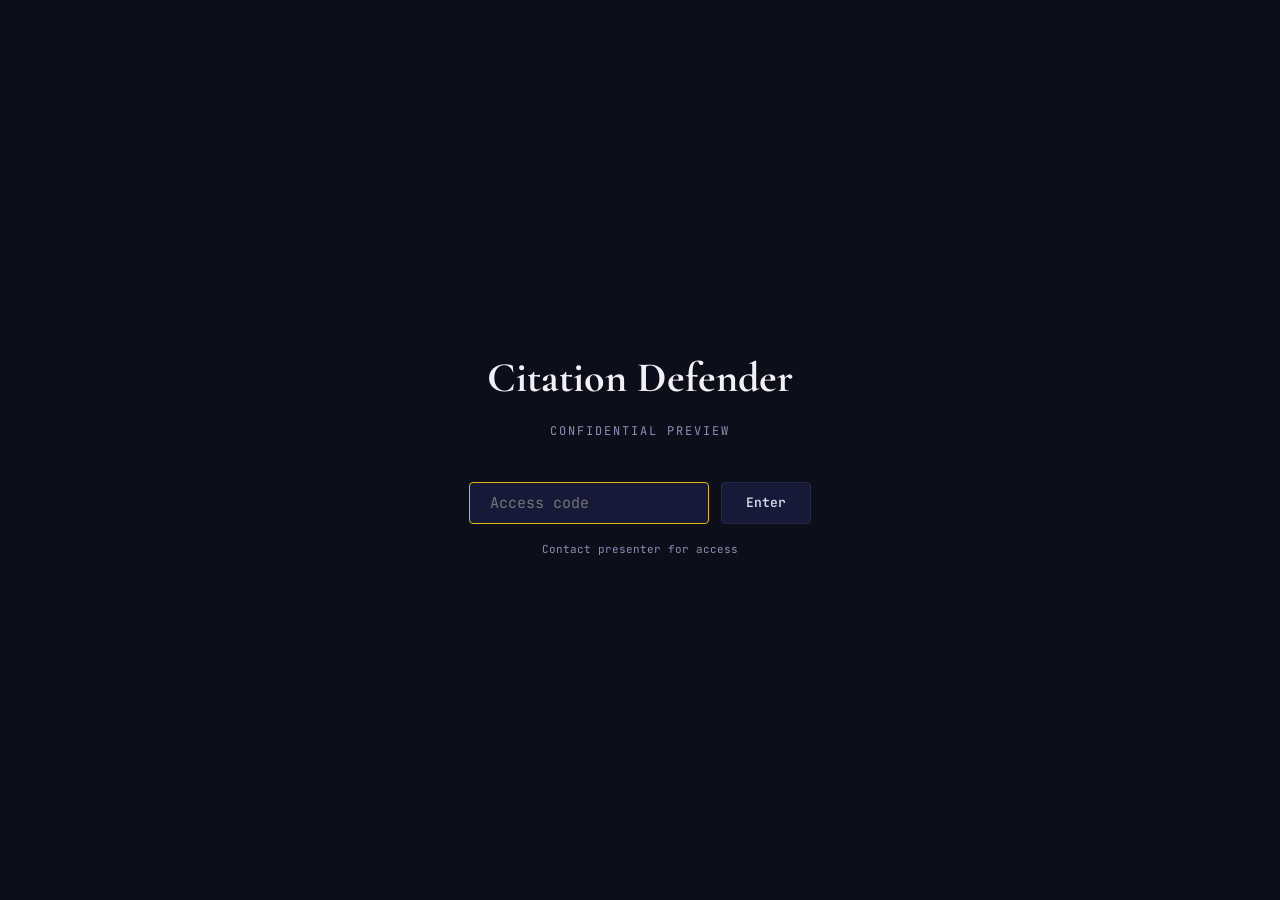
<file: why/index.html>
<!DOCTYPE html>
<html lang="en">
<head>
<meta charset="UTF-8">
<meta name="viewport" content="width=device-width, initial-scale=1.0">
<title>Citation Defender — Why This Matters</title>
<link rel="preconnect" href="https://fonts.googleapis.com">
<link rel="preconnect" href="https://fonts.gstatic.com" crossorigin>
<link href="https://fonts.googleapis.com/css2?family=Cormorant+Garamond:ital,wght@0,400;0,600;0,700;1,400&family=JetBrains+Mono:wght@300;400;500;600&display=swap" rel="stylesheet">
<style>
  :root {
    --bg: #0c0e1a; --bg-raised: #12152a; --bg-card: #161937;
    --border: #252a4a; --border-subtle: #1e2240;
    --text: #d8dae6; --text-dim: #8b90b4; --text-bright: #f0f1f7;
    --serif: 'Cormorant Garamond', 'Georgia', serif;
    --mono: 'JetBrains Mono', 'Menlo', monospace;
    --gold: #e2b714; --blue: #60a5fa; --green: #4ade80;
    --red: #e94560; --amber: #f59e0b; --yellow: #fbbf24;
  }
  * { margin: 0; padding: 0; box-sizing: border-box; }
  body { font-family: var(--serif); font-size: 16px; background: var(--bg); color: var(--text); line-height: 1.7; min-height: 100vh; overflow-x: hidden; }
  body::before { content: ''; position: fixed; inset: 0; background: linear-gradient(rgba(37,42,74,0.12) 1px, transparent 1px), linear-gradient(90deg, rgba(37,42,74,0.12) 1px, transparent 1px); background-size: 48px 48px; pointer-events: none; z-index: 0; }

  /* Gate */
  #password-gate { position: fixed; inset: 0; background: var(--bg); display: flex; flex-direction: column; align-items: center; justify-content: center; z-index: 500; padding: 32px; }
  #password-gate.hidden { display: none; }
  #password-gate h1 { font-family: var(--serif); font-size: 42px; font-weight: 700; color: var(--text-bright); margin-bottom: 8px; }
  #password-gate .subtitle { font-family: var(--mono); font-size: 12px; letter-spacing: 2px; text-transform: uppercase; color: var(--text-dim); margin-bottom: 40px; }
  #password-gate .gate-form { display: flex; gap: 12px; }
  #password-gate input { font-family: var(--mono); font-size: 15px; padding: 10px 20px; background: var(--bg-card); border: 1px solid var(--border); border-radius: 4px; color: var(--text-bright); outline: none; width: 240px; }
  #password-gate input:focus { border-color: var(--gold); }
  #password-gate input.shake { animation: shake 0.4s ease; border-color: var(--red); }
  #password-gate button { font-family: var(--mono); font-size: 13px; font-weight: 600; padding: 10px 24px; background: var(--bg-card); border: 1px solid var(--border); border-radius: 4px; color: var(--text); cursor: pointer; }
  #password-gate button:hover { border-color: var(--gold); color: var(--text-bright); }
  #password-gate .gate-hint { font-family: var(--mono); font-size: 11px; color: var(--text-dim); margin-top: 16px; }
  @keyframes shake { 0%,100% { transform: translateX(0); } 25% { transform: translateX(-8px); } 50% { transform: translateX(8px); } 75% { transform: translateX(-4px); } }

  /* Main */
  #main-content { display: none; position: relative; z-index: 1; max-width: 1040px; margin: 0 auto; padding: 40px 32px 80px; }
  #main-content.visible { display: block; }
  .back-link { font-family: var(--mono); font-size: 12px; color: var(--text-dim); text-decoration: none; display: inline-block; margin-bottom: 32px; }
  .back-link:hover { color: var(--text-bright); }

  /* Header */
  .header { text-align: center; margin-bottom: 40px; }
  .header h1 { font-family: var(--serif); font-size: clamp(28px, 4vw, 42px); font-weight: 700; color: var(--text-bright); margin-bottom: 12px; }
  .header .subtitle { font-size: 18px; color: var(--text); font-style: italic; }

  /* Case Selector Cards */
  .case-selector { display: grid; grid-template-columns: repeat(4, 1fr); gap: 16px; margin-bottom: 40px; }
  .case-card {
    background: var(--bg-card); border: 1px solid var(--border-subtle); border-radius: 8px;
    padding: 20px 16px; text-align: center; cursor: pointer; transition: all 0.3s;
    position: relative; overflow: hidden;
  }
  .case-card::before { content: ''; position: absolute; top: 0; left: 0; right: 0; height: 3px; }
  .case-card:hover { background: var(--bg-raised); border-color: var(--border); transform: translateY(-2px); }
  .case-card.active { border-color: var(--gold); box-shadow: 0 0 20px rgba(226, 183, 20, 0.15); }
  .case-card.coming { opacity: 0.4; cursor: default; }
  .case-card .case-name { font-family: var(--serif); font-size: 15px; font-weight: 600; color: var(--text-bright); margin-bottom: 6px; }
  .case-card .case-year { font-family: var(--mono); font-size: 11px; color: var(--text-dim); margin-bottom: 8px; }
  .case-card .case-consequence { font-family: var(--mono); font-size: 13px; font-weight: 700; }
  .case-card .case-hook { font-size: 13px; color: var(--text-dim); margin-top: 8px; line-height: 1.4; }

  .case-card:nth-child(1)::before { background: var(--red); }
  .case-card:nth-child(1) .case-consequence { color: var(--red); }
  .case-card:nth-child(2)::before { background: var(--amber); }
  .case-card:nth-child(2) .case-consequence { color: var(--amber); }
  .case-card:nth-child(3)::before { background: var(--blue); }
  .case-card:nth-child(3) .case-consequence { color: var(--blue); }
  .case-card:nth-child(4)::before { background: var(--text-dim); }
  .case-card:nth-child(4) .case-consequence { color: var(--text-dim); }

  /* Timeline (shared styles) */
  .case-timeline { display: none; }
  .case-timeline.active { display: block; }
  .case-intro { margin-bottom: 32px; padding: 20px 24px; background: var(--bg-raised); border: 1px solid var(--border); border-radius: 6px; }
  .case-intro .case-title-full { font-family: var(--serif); font-size: 20px; font-weight: 600; color: var(--text-bright); margin-bottom: 4px; }
  .case-intro .case-court { font-family: var(--mono); font-size: 12px; color: var(--text-dim); margin-bottom: 12px; }
  .case-intro .case-desc { font-size: 15px; color: var(--text); }

  .stats-bar { display: grid; grid-template-columns: repeat(4, 1fr); gap: 12px; margin-bottom: 32px; }
  .stat-card { background: var(--bg-card); border: 1px solid var(--border-subtle); border-radius: 6px; padding: 16px; text-align: center; }
  .stat-card .num { font-family: var(--mono); font-size: 24px; font-weight: 700; margin-bottom: 4px; }
  .stat-card .label { font-family: var(--mono); font-size: 10px; letter-spacing: 1px; text-transform: uppercase; color: var(--text-dim); }

  .timeline-container { display: grid; grid-template-columns: 1fr 1fr; gap: 28px; margin-bottom: 40px; }
  .timeline-column { position: relative; }
  .timeline-title { font-family: var(--mono); font-size: 13px; font-weight: 700; letter-spacing: 2px; text-transform: uppercase; text-align: center; padding: 10px 16px; border-radius: 6px; margin-bottom: 20px; }
  .timeline-title.actual { color: var(--red); background: rgba(233,69,96,0.1); border: 1px solid rgba(233,69,96,0.3); }
  .timeline-title.defended { color: var(--green); background: rgba(74,222,128,0.1); border: 1px solid rgba(74,222,128,0.3); }
  .timeline-column::after { content: ''; position: absolute; left: 16px; top: 56px; bottom: 0; width: 2px; background: var(--border); }
  .timeline-event { position: relative; padding: 0 0 20px 44px; }
  .timeline-event::before { content: ''; position: absolute; left: 10px; top: 6px; width: 14px; height: 14px; border-radius: 50%; border: 2px solid var(--border); background: var(--bg); z-index: 1; }
  .timeline-event.bad::before { border-color: var(--red); background: rgba(233,69,96,0.2); }
  .timeline-event.good::before { border-color: var(--green); background: rgba(74,222,128,0.2); }
  .timeline-event.neutral::before { border-color: var(--text-dim); }
  .timeline-event.warn::before { border-color: var(--yellow); background: rgba(251,191,36,0.2); }
  .timeline-event.catastrophe::before { border-color: var(--red); background: var(--red); }
  .event-date { font-family: var(--mono); font-size: 11px; font-weight: 600; color: var(--text-dim); letter-spacing: 1px; margin-bottom: 3px; }
  .event-title { font-family: var(--serif); font-size: 16px; font-weight: 600; color: var(--text-bright); margin-bottom: 3px; }
  .event-detail { font-size: 14px; color: var(--text); line-height: 1.6; }
  .event-detail strong { color: var(--text-bright); }
  .event-detail .red { color: var(--red); font-weight: 600; }
  .event-detail .green { color: var(--green); font-weight: 600; }
  .event-detail .yellow { color: var(--yellow); font-weight: 600; }
  .time-saved { font-family: var(--mono); font-size: 12px; font-weight: 700; letter-spacing: 1px; text-transform: uppercase; text-align: center; padding: 14px; border-radius: 6px; margin-top: 8px; }
  .time-saved.bad { color: var(--red); background: rgba(233,69,96,0.08); border: 1px solid rgba(233,69,96,0.2); }
  .time-saved.good { color: var(--green); background: rgba(74,222,128,0.08); border: 1px solid rgba(74,222,128,0.2); }

  /* Closing */
  .closing { text-align: center; padding: 32px 0; border-top: 1px solid var(--border-subtle); }
  .closing blockquote { font-family: var(--serif); font-size: clamp(18px, 2.5vw, 26px); font-weight: 600; font-style: italic; color: var(--text-bright); line-height: 1.5; max-width: 700px; margin: 0 auto 20px; }
  .closing .levels { display: flex; justify-content: center; gap: 20px; margin-bottom: 24px; flex-wrap: wrap; }
  .closing .level-card { background: rgba(0,0,0,0.2); border: 1px solid; border-radius: 4px; padding: 12px 20px; text-align: center; }
  .closing .note { font-family: var(--mono); font-size: 11px; letter-spacing: 2px; text-transform: uppercase; color: var(--text-dim); }

  @media (max-width: 768px) {
    .case-selector { grid-template-columns: 1fr 1fr; }
    .timeline-container { grid-template-columns: 1fr; }
    .stats-bar { grid-template-columns: repeat(2, 1fr); }
  }
</style>
</head>
<body>

<div id="password-gate">
  <h1>Citation Defender</h1>
  <div class="subtitle">Confidential Preview</div>
  <div class="gate-form">
    <input type="password" id="gate-input" placeholder="Access code" autocomplete="off">
    <button onclick="checkGate()">Enter</button>
  </div>
  <div class="gate-hint">Contact presenter for access</div>
</div>

<div id="main-content">
  <a href="./" class="back-link">&larr; Case Defender</a>

  <div class="header">
    <h1>Why Citation Defender Exists</h1>
    <div class="subtitle">Real cases. Real sanctions. Real damage that didn't have to happen.</div>
  </div>

  <!-- Case Selector -->
  <div class="case-selector">
    <div class="case-card active" onclick="showCase('mata')">
      <div class="case-name">Mata v. Avianca</div>
      <div class="case-year">S.D.N.Y. 2023</div>
      <div class="case-consequence">$5,000 fine</div>
      <div class="case-hook">6 fake citations from ChatGPT. The case that started it all.</div>
    </div>
    <div class="case-card" onclick="showCase('couvrette')">
      <div class="case-name">Couvrette v. Wisnovsky</div>
      <div class="case-year">D. Or. 2025</div>
      <div class="case-consequence">$109,700</div>
      <div class="case-hook">15 fake citations + 8 fabricated quotes on real sources. $94K in fees to the other side.</div>
    </div>
    <div class="case-card" onclick="showCase('crabill')">
      <div class="case-name">People v. Crabill</div>
      <div class="case-year">Colorado 2023</div>
      <div class="case-consequence">Suspended</div>
      <div class="case-hook">3 fake citations. Lied to the judge. First AI attorney suspension in Colorado.</div>
    </div>
    <div class="case-card" onclick="showCase('mattox')">
      <div class="case-name">Mattox v. Product Innovations</div>
      <div class="case-year">E.D. Okla. 2025</div>
      <div class="case-consequence">$29,496</div>
      <div class="case-hook">14 fakes + 14 real cases with fabricated holdings. Chimera citations. 4 attorneys sanctioned.</div>
    </div>
  </div>

  <!-- ═══════════════════════════════════════ -->
  <!-- MATA v. AVIANCA                         -->
  <!-- ═══════════════════════════════════════ -->
  <div class="case-timeline active" id="case-mata">
    <div class="case-intro">
      <div class="case-title-full">Mata v. Avianca, Inc., No. 22-cv-1461 (S.D.N.Y. 2023)</div>
      <div class="case-court">Hon. P. Kevin Castel &middot; Southern District of New York</div>
      <div class="case-desc">Personal injury suit against an airline. Attorney Steven Schwartz used ChatGPT to research an opposition brief to a forum non conveniens motion. ChatGPT generated six entirely fabricated case citations. Schwartz asked ChatGPT to verify them — it confirmed they were real.</div>
    </div>

    <div class="stats-bar">
      <div class="stat-card"><div class="num" style="color:var(--red)">6</div><div class="label">Fake Citations</div></div>
      <div class="stat-card"><div class="num" style="color:var(--red)">113</div><div class="label">Days to Sanctions</div></div>
      <div class="stat-card"><div class="num" style="color:var(--amber)">$5,000</div><div class="label">Fine</div></div>
      <div class="stat-card"><div class="num" style="color:var(--red)">30 yrs</div><div class="label">Attorney Experience</div></div>
    </div>

    <div class="timeline-container">
      <div class="timeline-column">
        <div class="timeline-title actual">What Happened</div>
        <div class="timeline-event neutral">
          <div class="event-date">Early 2023</div>
          <div class="event-title">Attorney Researches Brief</div>
          <div class="event-detail">Steven Schwartz (30 years experience) uses ChatGPT to find cases for an opposition brief.</div>
        </div>
        <div class="timeline-event bad">
          <div class="event-date">ChatGPT Responds</div>
          <div class="event-title">Six Fabricated Citations</div>
          <div class="event-detail"><span class="red">Varghese v. China Southern, Shaboon v. Egyptair, Petersen v. Iran Air, Martinez v. Delta, Estate of Durden v. KLM, Miller v. United Airlines.</span> All fake.</div>
        </div>
        <div class="timeline-event bad">
          <div class="event-date">Verification</div>
          <div class="event-title">ChatGPT Confirms Its Own Fakes</div>
          <div class="event-detail">ChatGPT says they're real. <span class="red">Never checked Westlaw or Lexis.</span></div>
        </div>
        <div class="timeline-event catastrophe">
          <div class="event-date">March 1, 2023</div>
          <div class="event-title">Brief Filed</div>
          <div class="event-detail">Six nonexistent cases submitted to a federal judge.</div>
        </div>
        <div class="timeline-event bad">
          <div class="event-date">Spring 2023</div>
          <div class="event-title">Opposing Counsel Flags It</div>
          <div class="event-detail">Can't find the cases. Notifies the court.</div>
        </div>
        <div class="timeline-event catastrophe">
          <div class="event-date">May 4, 2023</div>
          <div class="event-title">Admits ChatGPT Was the Source</div>
          <div class="event-detail">Affidavit filed. "Bogus judicial decisions with bogus quotes."</div>
        </div>
        <div class="timeline-event catastrophe">
          <div class="event-date">June 22, 2023</div>
          <div class="event-title">$5,000 Sanctions</div>
          <div class="event-detail"><span class="red">Fined. Required to notify judges named in the fakes.</span></div>
        </div>
        <div class="time-saved bad">113 days. Careers damaged. Client harmed.</div>
      </div>

      <div class="timeline-column">
        <div class="timeline-title defended">With Citation Defender</div>
        <div class="timeline-event neutral">
          <div class="event-date">Early 2023</div>
          <div class="event-title">Attorney Researches Brief</div>
          <div class="event-detail">Same starting point. Same ChatGPT workflow.</div>
        </div>
        <div class="timeline-event bad">
          <div class="event-date">ChatGPT Responds</div>
          <div class="event-title">Six Fabricated Citations</div>
          <div class="event-detail">Same six fakes. <span class="yellow">This is where the story changes.</span></div>
        </div>
        <div class="timeline-event good">
          <div class="event-date">Before Filing</div>
          <div class="event-title">Citation Defender Scans the Brief</div>
          <div class="event-detail">
            <span class="red">&#10007; Varghese v. China Southern — NOT FOUND</span><br>
            <span class="red">&#10007; Shaboon v. Egyptair — NOT FOUND</span><br>
            <span class="red">&#10007; Petersen v. Iran Air — NOT FOUND</span><br>
            <span class="red">&#10007; Martinez v. Delta — NOT FOUND</span><br>
            <span class="red">&#10007; Durden v. KLM — NOT FOUND</span><br>
            <span class="red">&#10007; Miller v. United — NOT FOUND</span>
          </div>
        </div>
        <div class="timeline-event good">
          <div class="event-date">Same Day</div>
          <div class="event-title">Fakes Removed, Replacements Found</div>
          <div class="event-detail">Including <strong>Piper Aircraft v. Reyno</strong> — the leading forum non conveniens authority.</div>
        </div>
        <div class="timeline-event warn">
          <div class="event-date">Level 3 Scan</div>
          <div class="event-title">Adversarial Risk on Piper v. Reyno</div>
          <div class="event-detail"><span class="yellow">CITE WITH CAUTION:</span> Piper supports "defer to plaintiff's forum choice" — but also holds deference is <strong>reduced for foreign plaintiffs</strong>. Mata is Colombian. Opposing counsel will use this.</div>
        </div>
        <div class="timeline-event good">
          <div class="event-date">March 1, 2023</div>
          <div class="event-title">Stronger Brief Filed</div>
          <div class="event-detail"><span class="green">No fakes. No adversarial exposure. Strategically sound.</span></div>
        </div>
        <div class="time-saved good">Caught before filing. Zero damage. Stronger brief.</div>
      </div>
    </div>
  </div>

  <!-- ═══════════════════════════════════════ -->
  <!-- COUVRETTE v. WISNOVSKY                  -->
  <!-- ═══════════════════════════════════════ -->
  <div class="case-timeline" id="case-couvrette">
    <div class="case-intro">
      <div class="case-title-full">Couvrette v. Wisnovsky, No. 1:21-cv-00157 (D. Or. 2025)</div>
      <div class="case-court">Magistrate Judge Mark D. Clarke &middot; District of Oregon, Medford Division</div>
      <div class="case-desc">Family dispute over Valley View Winery. Pro hac vice counsel Brigandi filed three briefs over five months containing 15 fabricated case citations and 8 fabricated quotations falsely attributed to real authorities. The court struck all briefs and dismissed the case with prejudice. The real cost: <strong>$94,704 in attorney fees</strong> charged to the opposing party.</div>
    </div>

    <div class="stats-bar">
      <div class="stat-card"><div class="num" style="color:var(--red)">15</div><div class="label">Fake Citations</div></div>
      <div class="stat-card"><div class="num" style="color:var(--amber)">8</div><div class="label">Fake Quotes on Real Sources</div></div>
      <div class="stat-card"><div class="num" style="color:var(--red)">$109,700</div><div class="label">Total Sanctions</div></div>
      <div class="stat-card"><div class="num" style="color:var(--red)">$94,704</div><div class="label">Fees Paid by Other Side</div></div>
    </div>

    <div class="timeline-container">
      <div class="timeline-column">
        <div class="timeline-title actual">What Happened</div>
        <div class="timeline-event neutral">
          <div class="event-date">January 2025</div>
          <div class="event-title">Summary Judgment Briefs Due</div>
          <div class="event-detail">Pro hac vice counsel Brigandi uses AI to draft cross-motions for summary judgment in a family winery dispute.</div>
        </div>
        <div class="timeline-event bad">
          <div class="event-date">Jan 31, 2025 — Brief #1</div>
          <div class="event-title">2 Fake Citations Filed</div>
          <div class="event-detail"><span class="red">First brief contains 2 nonexistent cases.</span> Local counsel Murphy signs without verifying.</div>
        </div>
        <div class="timeline-event bad">
          <div class="event-date">Apr 4, 2025 — Brief #2</div>
          <div class="event-title">7 More Fake Citations</div>
          <div class="event-detail"><span class="red">Response brief adds 7 more fabricated cases.</span> Pattern continues undetected.</div>
        </div>
        <div class="timeline-event catastrophe">
          <div class="event-date">May 2, 2025 — Brief #3</div>
          <div class="event-title">6 Fake Citations + 8 Fabricated Quotes</div>
          <div class="event-detail"><span class="red">Reply brief adds 6 more fake cases AND 8 fabricated quotations pinned on real authorities</span> — including a fake quote attributed to Restatement (Second) of Contracts &sect;2.</div>
        </div>
        <div class="timeline-event bad">
          <div class="event-date">The "Fix"</div>
          <div class="event-title">Brigandi Removes Quotation Marks</div>
          <div class="event-detail">Instead of removing the fake quotes, Brigandi <span class="red">removes the quotation marks</span> — making fabricated text look like paraphrasing. The false attributions remain.</div>
        </div>
        <div class="timeline-event catastrophe">
          <div class="event-date">December 12, 2025</div>
          <div class="event-title">$15,500 Fine + All Briefs Struck</div>
          <div class="event-detail">$500 per fake citation &times; 15 + $1,000 per fake quote &times; 8. All briefs struck without leave to refile. <span class="red">Case dismissed with prejudice.</span></div>
        </div>
        <div class="timeline-event catastrophe">
          <div class="event-date">March 2026</div>
          <div class="event-title">$94,704 in Attorney Fees</div>
          <div class="event-detail">Opposing counsel bills for summary judgment AND sanctions briefing. Murphy (local counsel) pays 15%: <span class="red">$14,205.</span> Referral to Oregon State Bar.</div>
        </div>
        <div class="time-saved bad">5 months. 3 briefs. 23 violations. $109,700.<br>Case dismissed. Client loses everything.</div>
      </div>

      <div class="timeline-column">
        <div class="timeline-title defended">With Citation Defender</div>
        <div class="timeline-event neutral">
          <div class="event-date">January 2025</div>
          <div class="event-title">Summary Judgment Briefs Due</div>
          <div class="event-detail">Same starting point. Same AI-assisted drafting.</div>
        </div>
        <div class="timeline-event good">
          <div class="event-date">Before Brief #1</div>
          <div class="event-title">Citation Defender Scans — Level 1</div>
          <div class="event-detail"><span class="red">&#10007; 2 citations — NOT FOUND</span><br><span class="green">Caught on the first brief. Pattern stopped before it starts.</span></div>
        </div>
        <div class="timeline-event good">
          <div class="event-date">Attorney Replaces Citations</div>
          <div class="event-title">Real Cases Found and Verified</div>
          <div class="event-detail">Replacement citations pass Level 1 (existence) and Level 2 (argument fit).</div>
        </div>
        <div class="timeline-event warn">
          <div class="event-date">Level 2 + Level 3 Scan</div>
          <div class="event-title">Fabricated Quotes Would Never Happen</div>
          <div class="event-detail"><span class="yellow">Level 2 (Argument Fit)</span> checks whether the cited source actually says what the brief claims. Fabricated quotations attributed to the Restatement or real cases are caught — <strong>the quote doesn't match the source.</strong> This is the attack vector that no existence checker catches.</div>
        </div>
        <div class="timeline-event good">
          <div class="event-date">Jan 31, 2025</div>
          <div class="event-title">Clean Brief Filed</div>
          <div class="event-detail"><span class="green">Real citations. Verified quotes. No fabrications.</span></div>
        </div>
        <div class="timeline-event good">
          <div class="event-date">Briefs #2 and #3</div>
          <div class="event-title">Same Process, Same Protection</div>
          <div class="event-detail">Each subsequent brief scanned before filing. <span class="green">The 5-month pattern of accumulating fake citations never begins.</span></div>
        </div>
        <div class="timeline-event good">
          <div class="event-date">Outcome</div>
          <div class="event-title">Case Decided on the Merits</div>
          <div class="event-detail"><span class="green">No sanctions. No struck briefs. No $94K in fees. No Oregon State Bar referral. Case proceeds normally.</span></div>
        </div>
        <div class="time-saved good">All 23 violations caught before the first brief was filed.<br>$109,700 saved. Client's case survives.</div>
      </div>
    </div>

    <div style="text-align:center; padding: 16px; background: var(--bg-raised); border: 1px solid var(--border); border-radius: 6px; margin-bottom: 24px;">
      <div style="font-family:var(--mono); font-size: 13px; color: var(--text-bright); font-weight: 600; margin-bottom: 8px;">The Real Cost of Couvrette</div>
      <div style="font-size: 15px; color: var(--text);">The attorney who filed bad citations paid <span style="color:var(--red); font-weight:600;">$15,500</span>. The attorneys who had to <em>prove</em> they were bad paid <span style="color:var(--red); font-weight:600;">$94,704</span>.<br>Citation Defender eliminates both costs.</div>
    </div>
  </div>

  <!-- ═══════════════════════════════════════ -->
  <!-- PEOPLE v. CRABILL                       -->
  <!-- ═══════════════════════════════════════ -->
  <div class="case-timeline" id="case-crabill">
    <div class="case-intro">
      <div class="case-title-full">People v. Crabill (Colorado 2023)</div>
      <div class="case-court">Presiding Disciplinary Judge Bryon M. Large &middot; Colorado</div>
      <div class="case-desc">Attorney Zachariah Crabill used ChatGPT to draft a motion to set aside judgment in a car sale dispute — his first time writing such a motion. Three entirely fabricated Colorado cases. When the judge discovered them at the hearing, Crabill lied and blamed "a legal intern." First AI-related attorney suspension in Colorado.</div>
    </div>

    <div class="stats-bar">
      <div class="stat-card"><div class="num" style="color:var(--blue)">3</div><div class="label">Fake Citations</div></div>
      <div class="stat-card"><div class="num" style="color:var(--red)">1 yr + 1 day</div><div class="label">Suspension</div></div>
      <div class="stat-card"><div class="num" style="color:var(--amber)">90 days</div><div class="label">Served Immediately</div></div>
      <div class="stat-card"><div class="num" style="color:var(--red)">4</div><div class="label">Ethics Violations</div></div>
    </div>

    <div class="timeline-container">
      <div class="timeline-column">
        <div class="timeline-title actual">What Happened</div>
        <div class="timeline-event neutral">
          <div class="event-date">April 2023</div>
          <div class="event-title">First Time Writing This Motion</div>
          <div class="event-detail">Crabill takes on a car repossession case. Has never drafted a motion to set aside judgment before. Uses ChatGPT.</div>
        </div>
        <div class="timeline-event bad">
          <div class="event-date">May 4, 2023</div>
          <div class="event-title">Three Fabricated Citations Filed</div>
          <div class="event-detail"><span class="red">Zerbi v. Colorado Div. of Employment, In re Marriage of McQueen, People v. Hall</span> — all entirely invented Colorado Court of Appeals decisions.</div>
        </div>
        <div class="timeline-event catastrophe">
          <div class="event-date">May 5, 2023 — Morning</div>
          <div class="event-title">"I Think All My Case Cites Are Garbage"</div>
          <div class="event-detail">Texts his paralegal the morning of the hearing. <span class="red">Goes to court anyway.</span></div>
        </div>
        <div class="timeline-event catastrophe">
          <div class="event-date">May 5, 2023 — Hearing</div>
          <div class="event-title">Lies to the Judge</div>
          <div class="event-detail">Judge Bentley identifies the nonexistent cases. Crabill <span class="red">blames "a legal intern."</span> Later says he "panicked."</div>
        </div>
        <div class="timeline-event bad">
          <div class="event-date">Six Days Later</div>
          <div class="event-title">Admits ChatGPT</div>
          <div class="event-detail">Files affidavit admitting AI use. Files corrected motion (which is denied anyway).</div>
        </div>
        <div class="timeline-event catastrophe">
          <div class="event-date">November 22, 2023</div>
          <div class="event-title">Suspended — 4 Ethics Violations</div>
          <div class="event-detail">Competence (1.1), Diligence (1.3), False statements to tribunal (3.3), Dishonesty (8.4). <span class="red">90 days immediate + 2 years probation.</span> First AI suspension in Colorado.</div>
        </div>
        <div class="time-saved bad">Career suspended. Trust destroyed.<br>The lie was worse than the fake citations.</div>
      </div>

      <div class="timeline-column">
        <div class="timeline-title defended">With Citation Defender</div>
        <div class="timeline-event neutral">
          <div class="event-date">April 2023</div>
          <div class="event-title">Same Starting Point</div>
          <div class="event-detail">Same inexperience. Same ChatGPT workflow. Same three fake citations generated.</div>
        </div>
        <div class="timeline-event good">
          <div class="event-date">Before Filing</div>
          <div class="event-title">Citation Defender Scans</div>
          <div class="event-detail">
            <span class="red">&#10007; Zerbi v. Colorado Div. — NOT FOUND</span><br>
            <span class="red">&#10007; In re Marriage of McQueen — NOT FOUND</span><br>
            <span class="red">&#10007; People v. Hall — NOT FOUND</span>
          </div>
        </div>
        <div class="timeline-event good">
          <div class="event-date">Same Day</div>
          <div class="event-title">Attorney Finds Real Authority</div>
          <div class="event-detail"><span class="green">Researches verified cases for setting aside judgment under Colorado rules.</span> Files a motion supported by real law.</div>
        </div>
        <div class="timeline-event good">
          <div class="event-date">May 5, 2023</div>
          <div class="event-title">Normal Hearing</div>
          <div class="event-detail"><span class="green">Motion argued on the merits. No fake citations. No panic. No lie. No disciplinary referral.</span></div>
        </div>
        <div class="time-saved good">Three fakes caught. No hearing disaster.<br>No lie. No suspension. Career intact.</div>
      </div>
    </div>

    <div style="text-align:center; padding: 16px; background: var(--bg-raised); border: 1px solid var(--border); border-radius: 6px; margin-bottom: 24px;">
      <div style="font-family:var(--mono); font-size: 13px; color: var(--text-bright); font-weight: 600; margin-bottom: 8px;">The Lesson from Crabill</div>
      <div style="font-size: 15px; color: var(--text);">The fake citations cost him 90 days. <span style="color:var(--red); font-weight:600;">The lie cost him a year.</span><br>Citation Defender prevents the first mistake. The second mistake never happens.</div>
    </div>
  </div>

  <!-- ═══════════════════════════════════════ -->
  <!-- MATTOX v. PRODUCT INNOVATIONS           -->
  <!-- ═══════════════════════════════════════ -->
  <div class="case-timeline" id="case-mattox">
    <div class="case-intro">
      <div class="case-title-full">Mattox v. Product Innovations Research, No. 6:24-cv-00235 (E.D. Okla. 2025)</div>
      <div class="case-court">Magistrate Judge Jason A. Robertson &middot; Eastern District of Oklahoma</div>
      <div class="case-desc">Product liability case against a personal care product manufacturer. Attorney Howle used ChatGPT "to make his writing more persuasive" — it changed his citations and he never verified them. Across <strong>11 pleadings</strong>: 14 completely fabricated cases, 14 real cases with fabricated holdings, and a new attack vector — <strong>chimera citations</strong> that splice real reporter numbers with fake case names.</div>
    </div>

    <div class="stats-bar">
      <div class="stat-card"><div class="num" style="color:var(--red)">14</div><div class="label">Fake Citations</div></div>
      <div class="stat-card"><div class="num" style="color:var(--amber)">14</div><div class="label">Real Cases, Fake Holdings</div></div>
      <div class="stat-card"><div class="num" style="color:var(--red)">$29,496</div><div class="label">Total Sanctions</div></div>
      <div class="stat-card"><div class="num" style="color:var(--red)">4</div><div class="label">Attorneys Sanctioned</div></div>
    </div>

    <div class="timeline-container">
      <div class="timeline-column">
        <div class="timeline-title actual">What Happened</div>
        <div class="timeline-event neutral">
          <div class="event-date">2024</div>
          <div class="event-title">Product Liability Case Filed</div>
          <div class="event-detail">Mattox sues over a personal care product. Attorney Howle uses ChatGPT "to make his writing more persuasive." It changes his citations. <span class="red">He never verifies them.</span></div>
        </div>
        <div class="timeline-event bad">
          <div class="event-date">11 Pleadings Filed</div>
          <div class="event-title">14 Completely Fabricated Citations</div>
          <div class="event-detail"><span class="red">Williams v. Borden, Case v. Fiberboard, Brown v. Crown Equipment, Austin v. Ohio Casualty, Lash v. Hollis, Creech v. Melton, F.D.I.C. v. Daily, White v. Deer &amp; Co., Morris v. Travelers, Kieffer v. Weston Land</span> — and more. All invented.</div>
        </div>
        <div class="timeline-event catastrophe">
          <div class="event-date">New Attack Vector</div>
          <div class="event-title">Chimera Citations</div>
          <div class="event-detail"><span class="red">ChatGPT spliced real reporter numbers with fake case names.</span> Example: <em>Case v. Fiberboard Corp., 1996 OK 86, 943 P.2d 955</em> — the reporter cites map to two different real cases in different states. A naive "does this reporter citation exist?" check could PASS these.</div>
        </div>
        <div class="timeline-event catastrophe">
          <div class="event-date">The Harder Problem</div>
          <div class="event-title">14 Real Cases with Fabricated Holdings</div>
          <div class="event-detail"><span class="red">Wyeth v. Levine (US Supreme Court), Thompson v. Presbyterian Hospital, Howard v. Zimmer, Dodson v. Board of County Commissioners</span> — all real cases that exist and can be found. But <strong>none of them say what the brief claims they say.</strong> The holdings are fabricated.</div>
        </div>
        <div class="timeline-event bad">
          <div class="event-date">4 Attorneys Sanctioned</div>
          <div class="event-title">Nobody Reviewed the Pleadings</div>
          <div class="event-detail">Local counsel Buckles admitted he <span class="red">never reviewed the pleadings</span> and entered his appearance "as a favor." Managing partner Oliver had no AI policy. Referring counsel Scott relied on defective pleadings in hearings without reviewing them.</div>
        </div>
        <div class="timeline-event catastrophe">
          <div class="event-date">October 22, 2025</div>
          <div class="event-title">11 Pleadings Struck, $29,496 in Sanctions</div>
          <div class="event-detail">$6,000 in fines across 4 attorneys. $23,496 in defense attorney fees. All 11 pleadings struck. 60 days to refile without AI — or <span class="red">claims dismissed without further notice.</span></div>
        </div>
        <div class="time-saved bad">"Artificial Intelligence is optional.<br>Actual Intelligence is mandatory."<br>— Judge Jason A. Robertson</div>
      </div>

      <div class="timeline-column">
        <div class="timeline-title defended">With Citation Defender</div>
        <div class="timeline-event neutral">
          <div class="event-date">2024</div>
          <div class="event-title">Same Starting Point</div>
          <div class="event-detail">Same ChatGPT workflow. Same 11 pleadings being drafted. Same citations generated.</div>
        </div>
        <div class="timeline-event good">
          <div class="event-date">Level 1 — Existence</div>
          <div class="event-title">14 Fabricated Citations Caught</div>
          <div class="event-detail"><span class="red">&#10007; Williams v. Borden — NOT FOUND</span><br>
            <span class="red">&#10007; Brown v. Crown Equipment — NOT FOUND</span><br>
            <span class="red">&#10007; Creech v. Melton — NOT FOUND</span><br>
            <span class="green">All 14 fabricated citations flagged and removed.</span></div>
        </div>
        <div class="timeline-event warn">
          <div class="event-date">Level 1.5 — Chimera Detection</div>
          <div class="event-title">Spliced Citations Caught</div>
          <div class="event-detail"><span class="yellow">Case v. Fiberboard Corp., 1996 OK 86, 943 P.2d 955</span> — reporter numbers resolve to two different cases in different states. <strong>Case name doesn't match either.</strong> A simple existence check might pass this. Citation Defender cross-references case name against reporter citation.</div>
        </div>
        <div class="timeline-event good">
          <div class="event-date">Level 2 — Argument Fit</div>
          <div class="event-title">14 Real Cases with Fake Holdings Caught</div>
          <div class="event-detail"><span class="yellow">⚠ Wyeth v. Levine (2009)</span> — case exists, but <strong>does not contain the law quoted.</strong><br>
            <span class="yellow">⚠ Thompson v. Presbyterian Hospital</span> — real case, <strong>fabricated holding.</strong><br>
            <span class="yellow">⚠ Howard v. Zimmer</span> — real case, <strong>fabricated holding.</strong><br>
            <span class="green">Level 2 checks whether the cited source actually says what your brief claims.</span> All 14 misquoted cases flagged.</div>
        </div>
        <div class="timeline-event good">
          <div class="event-date">Before First Filing</div>
          <div class="event-title">All 28+ Violations Caught</div>
          <div class="event-detail"><span class="green">Attorney replaces all citations with verified authority. 11 clean pleadings filed. Case proceeds on the merits.</span></div>
        </div>
        <div class="time-saved good">28+ violations caught across 11 pleadings.<br>$29,496 saved. Four careers protected.<br>Three levels of defense. One tool.</div>
      </div>
    </div>

    <div style="text-align:center; padding: 16px; background: var(--bg-raised); border: 1px solid var(--border); border-radius: 6px; margin-bottom: 24px;">
      <div style="font-family:var(--mono); font-size: 13px; color: var(--text-bright); font-weight: 600; margin-bottom: 8px;">Why Mattox Is the Worst Case</div>
      <div style="font-size: 15px; color: var(--text);">Not just hallucinations — <span style="color:var(--amber); font-weight:600;">chimera citations</span> that splice real numbers with fake names, and <span style="color:var(--amber); font-weight:600;">real cases with fabricated holdings</span> that pass existence checks.<br>This is why Level 1 is not enough. This is why Level 2 matters.</div>
    </div>
  </div>

  <!-- ═══════════════════════════════════════ -->
  <!-- CLOSING (always visible)                -->
  <!-- ═══════════════════════════════════════ -->
  <div class="closing">
    <blockquote>
      "The market solved existence checking. Nobody solved what happens when the citation is real, accurate, and still hands ammunition to the other side."
    </blockquote>
    <div class="levels">
      <div class="level-card" style="border-color: rgba(233,69,96,0.4);">
        <div style="font-family:var(--mono); font-size: 13px; font-weight: 700; color: var(--red);">Level 1: Existence</div>
        <div style="font-size: 13px; color: var(--text-dim); margin-top: 4px;">Catches the fakes</div>
        <div style="font-family:var(--mono); font-size: 11px; color: var(--text-dim); margin-top: 4px;">Others do this</div>
      </div>
      <div class="level-card" style="border-color: rgba(96,165,250,0.4);">
        <div style="font-family:var(--mono); font-size: 13px; font-weight: 700; color: var(--blue);">Level 2: Argument Fit</div>
        <div style="font-size: 13px; color: var(--text-dim); margin-top: 4px;">Catches fabricated quotes</div>
        <div style="font-family:var(--mono); font-size: 11px; color: var(--gold); margin-top: 4px;">Citation Defender</div>
      </div>
      <div class="level-card" style="border-color: rgba(251,191,36,0.4);">
        <div style="font-family:var(--mono); font-size: 13px; font-weight: 700; color: var(--yellow);">Level 3: Adversarial Risk</div>
        <div style="font-size: 13px; color: var(--text-dim); margin-top: 4px;">Catches the dangerous real ones</div>
        <div style="font-family:var(--mono); font-size: 11px; color: var(--gold); margin-top: 4px;">Only Citation Defender</div>
      </div>
    </div>
    <div class="note">Patent Pending</div>
  </div>

</div>

<script>
const GATE_CODE = 'defender';
function checkGate() {
  const input = document.getElementById('gate-input');
  if (input.value.toLowerCase().trim() === GATE_CODE) {
    localStorage.setItem('cd_access', '1');
    document.getElementById('password-gate').classList.add('hidden');
    document.getElementById('main-content').classList.add('visible');
  } else {
    input.classList.add('shake');
    input.value = '';
    input.placeholder = 'Try again';
    setTimeout(() => input.classList.remove('shake'), 400);
  }
}
document.getElementById('gate-input').addEventListener('keydown', e => {
  if (e.key === 'Enter') { e.stopPropagation(); checkGate(); }
});
if (localStorage.getItem('cd_access') === '1') {
  document.getElementById('password-gate').classList.add('hidden');
  document.getElementById('main-content').classList.add('visible');
} else {
  document.getElementById('gate-input').focus();
}

function showCase(id) {
  document.querySelectorAll('.case-timeline').forEach(t => t.classList.remove('active'));
  document.querySelectorAll('.case-card').forEach(c => c.classList.remove('active'));
  document.getElementById('case-' + id).classList.add('active');
  event.currentTarget.classList.add('active');
}
</script>

</body>
</html>
</file>
<file: assets/styles.css>
:root {
  --bg: #0b1020;
  --bg-soft: #10182e;
  --panel: #121d38;
  --panel-2: #162344;
  --border: #243459;
  --text: #eef2ff;
  --muted: #b8c3df;
  --soft: #8c98b7;
  --gold: #f3c969;
  --green: #4cd57b;
  --yellow: #f5c451;
  --red: #ff6b6b;
  --blue: #7fb3ff;
  --shadow: 0 20px 60px rgba(0,0,0,0.28);
  --serif: 'Spectral', Georgia, serif;
  --sans: 'Inter', system-ui, -apple-system, BlinkMacSystemFont, 'Segoe UI', sans-serif;
  --mono: 'JetBrains Mono', ui-monospace, SFMono-Regular, Menlo, monospace;
}
* { box-sizing: border-box; }
html { scroll-behavior: smooth; }
body {
  margin: 0;
  font-family: var(--sans);
  font-size: 18px;
  line-height: 1.65;
  color: var(--text);
  background: radial-gradient(circle at top, rgba(127,179,255,0.12), transparent 32%), var(--bg);
}
a { color: inherit; }
img { max-width: 100%; }
.site-shell {
  position: relative;
  isolation: isolate;
}
.site-shell::before {
  content: '';
  position: fixed;
  inset: 0;
  background:
    linear-gradient(rgba(36, 52, 89, 0.14) 1px, transparent 1px),
    linear-gradient(90deg, rgba(36, 52, 89, 0.14) 1px, transparent 1px);
  background-size: 52px 52px;
  pointer-events: none;
  z-index: -1;
}
.container {
  width: min(1120px, calc(100% - 40px));
  margin: 0 auto;
}
.nav {
  display: flex;
  align-items: center;
  justify-content: space-between;
  gap: 24px;
  padding: 22px 0;
}
.brand {
  display: inline-flex;
  flex-direction: column;
  gap: 2px;
  text-decoration: none;
}
.brand-mark {
  font-family: var(--serif);
  font-size: 28px;
  font-weight: 700;
  letter-spacing: -0.02em;
}
.brand-sub {
  font-family: var(--mono);
  font-size: 11px;
  text-transform: uppercase;
  letter-spacing: 0.16em;
  color: var(--soft);
}
.nav-links {
  display: flex;
  gap: 18px;
  align-items: center;
  flex-wrap: wrap;
}
.nav-links a {
  text-decoration: none;
  color: var(--muted);
  font-size: 15px;
}
.nav-links a:hover { color: var(--text); }
.button, button {
  display: inline-flex;
  align-items: center;
  justify-content: center;
  gap: 10px;
  min-height: 48px;
  padding: 0 22px;
  border-radius: 999px;
  text-decoration: none;
  font-weight: 600;
  font-size: 16px;
  border: 1px solid var(--border);
  color: var(--text);
  background: transparent;
  cursor: pointer;
}
.button.primary, button.primary {
  background: var(--gold);
  border-color: var(--gold);
  color: #17120a;
}
.button.primary:hover, button.primary:hover { filter: brightness(1.02); }
.button:hover, button:hover { border-color: var(--blue); }
.hero {
  padding: 64px 0 80px;
}
.eyebrow {
  display: inline-block;
  margin-bottom: 18px;
  padding: 8px 12px;
  border: 1px solid rgba(243,201,105,0.22);
  background: rgba(243,201,105,0.08);
  border-radius: 999px;
  font-family: var(--mono);
  font-size: 12px;
  letter-spacing: 0.12em;
  text-transform: uppercase;
  color: var(--gold);
}
.hero-grid {
  display: grid;
  grid-template-columns: minmax(0, 1.15fr) minmax(320px, 0.85fr);
  gap: 36px;
  align-items: center;
}
h1, h2, h3 {
  font-family: var(--serif);
  line-height: 1.08;
  letter-spacing: -0.03em;
  margin: 0 0 18px;
}
h1 { font-size: clamp(46px, 8vw, 72px); }
h2 { font-size: clamp(34px, 5vw, 46px); }
h3 { font-size: clamp(24px, 3vw, 30px); }
p { margin: 0 0 16px; color: var(--muted); }
.hero-copy p { font-size: 21px; max-width: 700px; }
.cta-row {
  display: flex;
  gap: 14px;
  flex-wrap: wrap;
  margin-top: 28px;
}
.hero-card, .panel, .stat, .module-card, .flow-card, .quote-card, .risk-card, .step, .gate-card {
  background: linear-gradient(180deg, rgba(255,255,255,0.02), rgba(255,255,255,0)), var(--panel);
  border: 1px solid var(--border);
  border-radius: 24px;
  box-shadow: var(--shadow);
}
.hero-card { padding: 28px; }
.signal-list { display: grid; gap: 14px; }
.signal {
  display: grid;
  grid-template-columns: auto 1fr;
  gap: 14px;
  align-items: start;
  padding: 14px 16px;
  border-radius: 18px;
  background: rgba(255,255,255,0.03);
}
.signal strong { display: block; margin-bottom: 3px; font-size: 17px; }
.signal span { color: var(--muted); font-size: 15px; }
.dot {
  width: 14px;
  height: 14px;
  border-radius: 999px;
  margin-top: 6px;
}
.dot.green { background: var(--green); }
.dot.yellow { background: var(--yellow); }
.dot.red { background: var(--red); }
.section {
  padding: 72px 0;
}
.section-header {
  max-width: 760px;
  margin-bottom: 34px;
}
.section-header p { font-size: 20px; }
.two-col, .three-col, .four-col {
  display: grid;
  gap: 22px;
}
.two-col { grid-template-columns: repeat(2, minmax(0, 1fr)); }
.three-col { grid-template-columns: repeat(3, minmax(0, 1fr)); }
.four-col { grid-template-columns: repeat(4, minmax(0, 1fr)); }
.panel, .module-card, .flow-card, .risk-card, .quote-card, .step, .stat, .gate-card { padding: 24px; }
.kicker {
  font-family: var(--mono);
  color: var(--soft);
  font-size: 12px;
  text-transform: uppercase;
  letter-spacing: 0.14em;
  margin-bottom: 12px;
}
.level-name {
  display: flex;
  align-items: center;
  gap: 12px;
  margin-bottom: 12px;
}
.level-name h3 { margin: 0; font-size: 26px; }
.level-copy { font-size: 17px; }
.example-grid {
  display: grid;
  grid-template-columns: 1.1fr 0.9fr;
  gap: 24px;
}
.list {
  margin: 0;
  padding-left: 20px;
  color: var(--muted);
}
.list li { margin-bottom: 10px; }
.impact-box {
  border: 1px solid rgba(255,107,107,0.28);
  background: rgba(255,107,107,0.08);
  border-radius: 20px;
  padding: 18px 20px;
  font-size: 18px;
}
.impact-box strong { color: var(--text); }
.stat {
  text-align: center;
}
.stat-value {
  font-family: var(--mono);
  font-size: clamp(28px, 5vw, 42px);
  color: var(--gold);
  margin-bottom: 8px;
}
.stat-label {
  font-size: 14px;
  color: var(--muted);
}
.timeline {
  display: grid;
  gap: 14px;
}
.timeline-line {
  display: flex;
  gap: 10px;
  flex-wrap: wrap;
  align-items: center;
  font-family: var(--mono);
  font-size: 13px;
  color: var(--muted);
}
.timeline-line span {
  padding: 8px 12px;
  border-radius: 999px;
  background: rgba(255,255,255,0.04);
  border: 1px solid rgba(255,255,255,0.08);
}
.timeline-line .active {
  color: var(--text);
  border-color: rgba(243,201,105,0.28);
  background: rgba(243,201,105,0.08);
}
.motion-cascade {
  display: grid;
  gap: 10px;
  font-family: var(--mono);
  font-size: 16px;
}
.motion-cascade .arrow { color: var(--soft); padding-left: 18px; }
.module-card h3 { margin-bottom: 10px; }
.module-card p { font-size: 17px; }
.badge {
  display: inline-block;
  font-family: var(--mono);
  font-size: 12px;
  text-transform: uppercase;
  letter-spacing: 0.12em;
  padding: 8px 10px;
  border-radius: 999px;
  margin-bottom: 12px;
}
.badge.live { color: var(--green); background: rgba(76,213,123,0.12); border: 1px solid rgba(76,213,123,0.24); }
.badge.preview { color: var(--gold); background: rgba(243,201,105,0.12); border: 1px solid rgba(243,201,105,0.24); }
.badge.soon { color: var(--soft); background: rgba(255,255,255,0.06); border: 1px solid rgba(255,255,255,0.08); }
.footer {
  padding: 32px 0 54px;
  color: var(--soft);
  font-size: 15px;
}
.footer-inner {
  border-top: 1px solid rgba(255,255,255,0.08);
  padding-top: 20px;
  display: flex;
  justify-content: space-between;
  gap: 20px;
  flex-wrap: wrap;
}
.small { font-size: 15px; color: var(--soft); }
.gate-overlay {
  position: fixed;
  inset: 0;
  background: rgba(6,10,20,0.88);
  backdrop-filter: blur(10px);
  display: grid;
  place-items: center;
  padding: 24px;
  z-index: 1000;
}
.gate-card {
  width: min(460px, 100%);
}
.gate-card h1 { font-size: 42px; margin-bottom: 10px; }
.gate-form {
  display: grid;
  grid-template-columns: 1fr auto;
  gap: 12px;
  margin-top: 22px;
}
input[type="password"] {
  min-height: 50px;
  border-radius: 16px;
  border: 1px solid var(--border);
  background: rgba(255,255,255,0.03);
  color: var(--text);
  padding: 0 16px;
  font-size: 16px;
}
input[type="password"]:focus { outline: 2px solid rgba(127,179,255,0.25); outline-offset: 0; }
.error { color: #ffb3b3; font-size: 14px; margin-top: 12px; min-height: 20px; }
.hidden { display: none !important; }
.redirect-note {
  max-width: 760px;
  margin: 80px auto;
  text-align: center;
}
@media (max-width: 900px) {
  .hero-grid, .example-grid, .two-col, .three-col, .four-col { grid-template-columns: 1fr; }
  .nav { align-items: flex-start; flex-direction: column; }
  .hero { padding-top: 34px; }
  .hero-copy p, .section-header p { font-size: 19px; }
}
@media (max-width: 640px) {
  body { font-size: 17px; }
  .container { width: min(100% - 24px, 1120px); }
  .button, button { width: 100%; }
  .gate-form { grid-template-columns: 1fr; }
}
.timeline-compare {
  display: grid;
  grid-template-columns: repeat(2, minmax(0, 1fr));
  gap: 24px;
  margin-top: 28px;
}

.timeline-column {
  padding: 28px;
  border-radius: 20px;
  border: 1px solid rgba(255,255,255,0.08);
  background: rgba(255,255,255,0.03);
}

.timeline-column h3 {
  margin-top: 10px;
  margin-bottom: 16px;
}

.timeline-list {
  margin-bottom: 20px;
}

.timeline-bad {
  box-shadow: inset 0 0 0 1px rgba(255, 82, 82, 0.12);
}

.timeline-good {
  box-shadow: inset 0 0 0 1px rgba(76, 175, 80, 0.12);
}

.impact-box-danger {
  border-left: 4px solid #FF5252;
}

.impact-box-good {
  border-left: 4px solid #4CAF50;
}

@media (max-width: 900px) {
  .timeline-compare {
    grid-template-columns: 1fr;
  }
}

.timeline-compare.detailed {
  display: grid;
  grid-template-columns: repeat(2, minmax(0, 1fr));
  gap: 28px;
  margin-top: 28px;
  align-items: start;
}

.timeline-column {
  padding: 28px;
  border-radius: 20px;
  border: 1px solid rgba(255,255,255,0.08);
  background: rgba(255,255,255,0.03);
}

.timeline-column h3 {
  margin-top: 10px;
  margin-bottom: 18px;
}

.timeline-steps {
  margin: 0;
  padding-left: 20px;
}

.timeline-steps li {
  margin-bottom: 18px;
}

.timeline-steps li p {
  margin-top: 6px;
  margin-bottom: 0;
  color: rgba(245,245,245,0.82);
}

.timeline-bad {
  box-shadow: inset 0 0 0 1px rgba(255, 82, 82, 0.12);
}

.timeline-good {
  box-shadow: inset 0 0 0 1px rgba(76, 175, 80, 0.12);
}

.impact-box-danger {
  border-left: 4px solid #FF5252;
}

.impact-box-good {
  border-left: 4px solid #4CAF50;
}

@media (max-width: 900px) {
  .timeline-compare.detailed {
    grid-template-columns: 1fr;
  }
}
</file>
